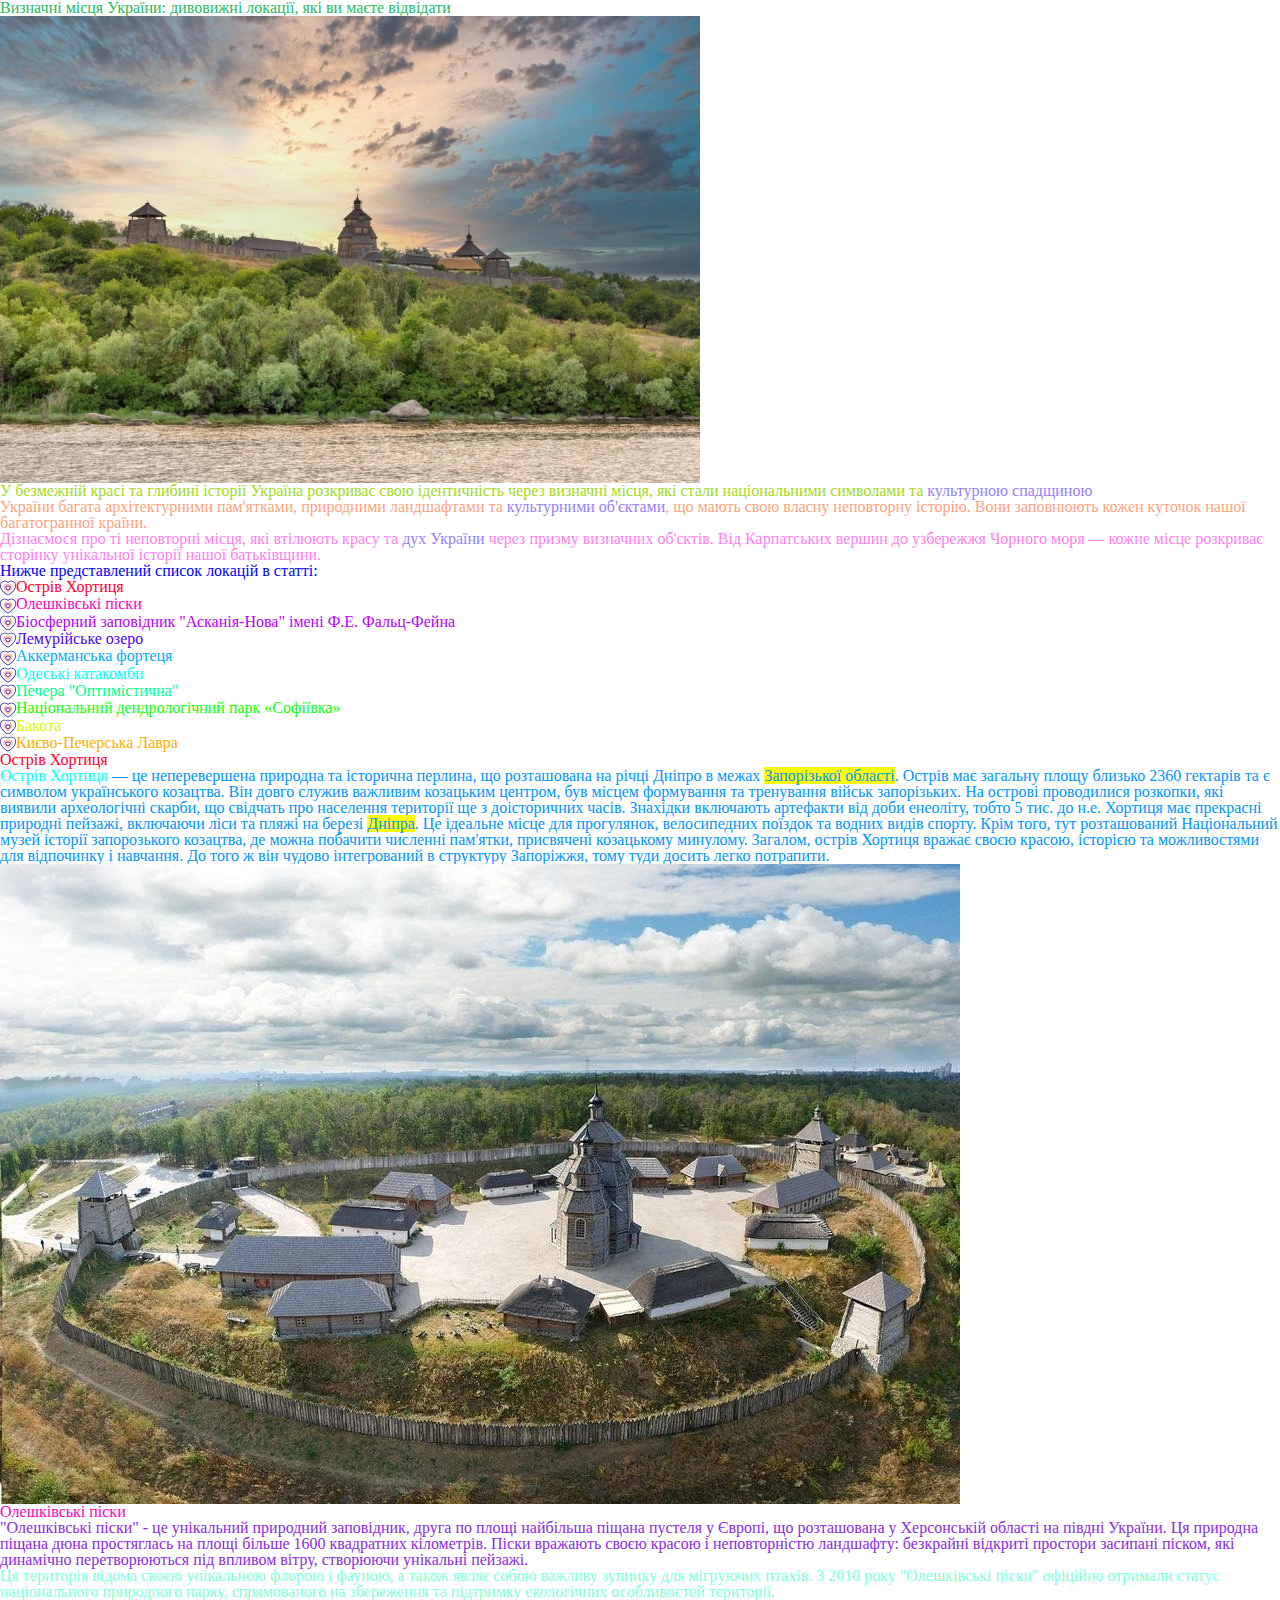
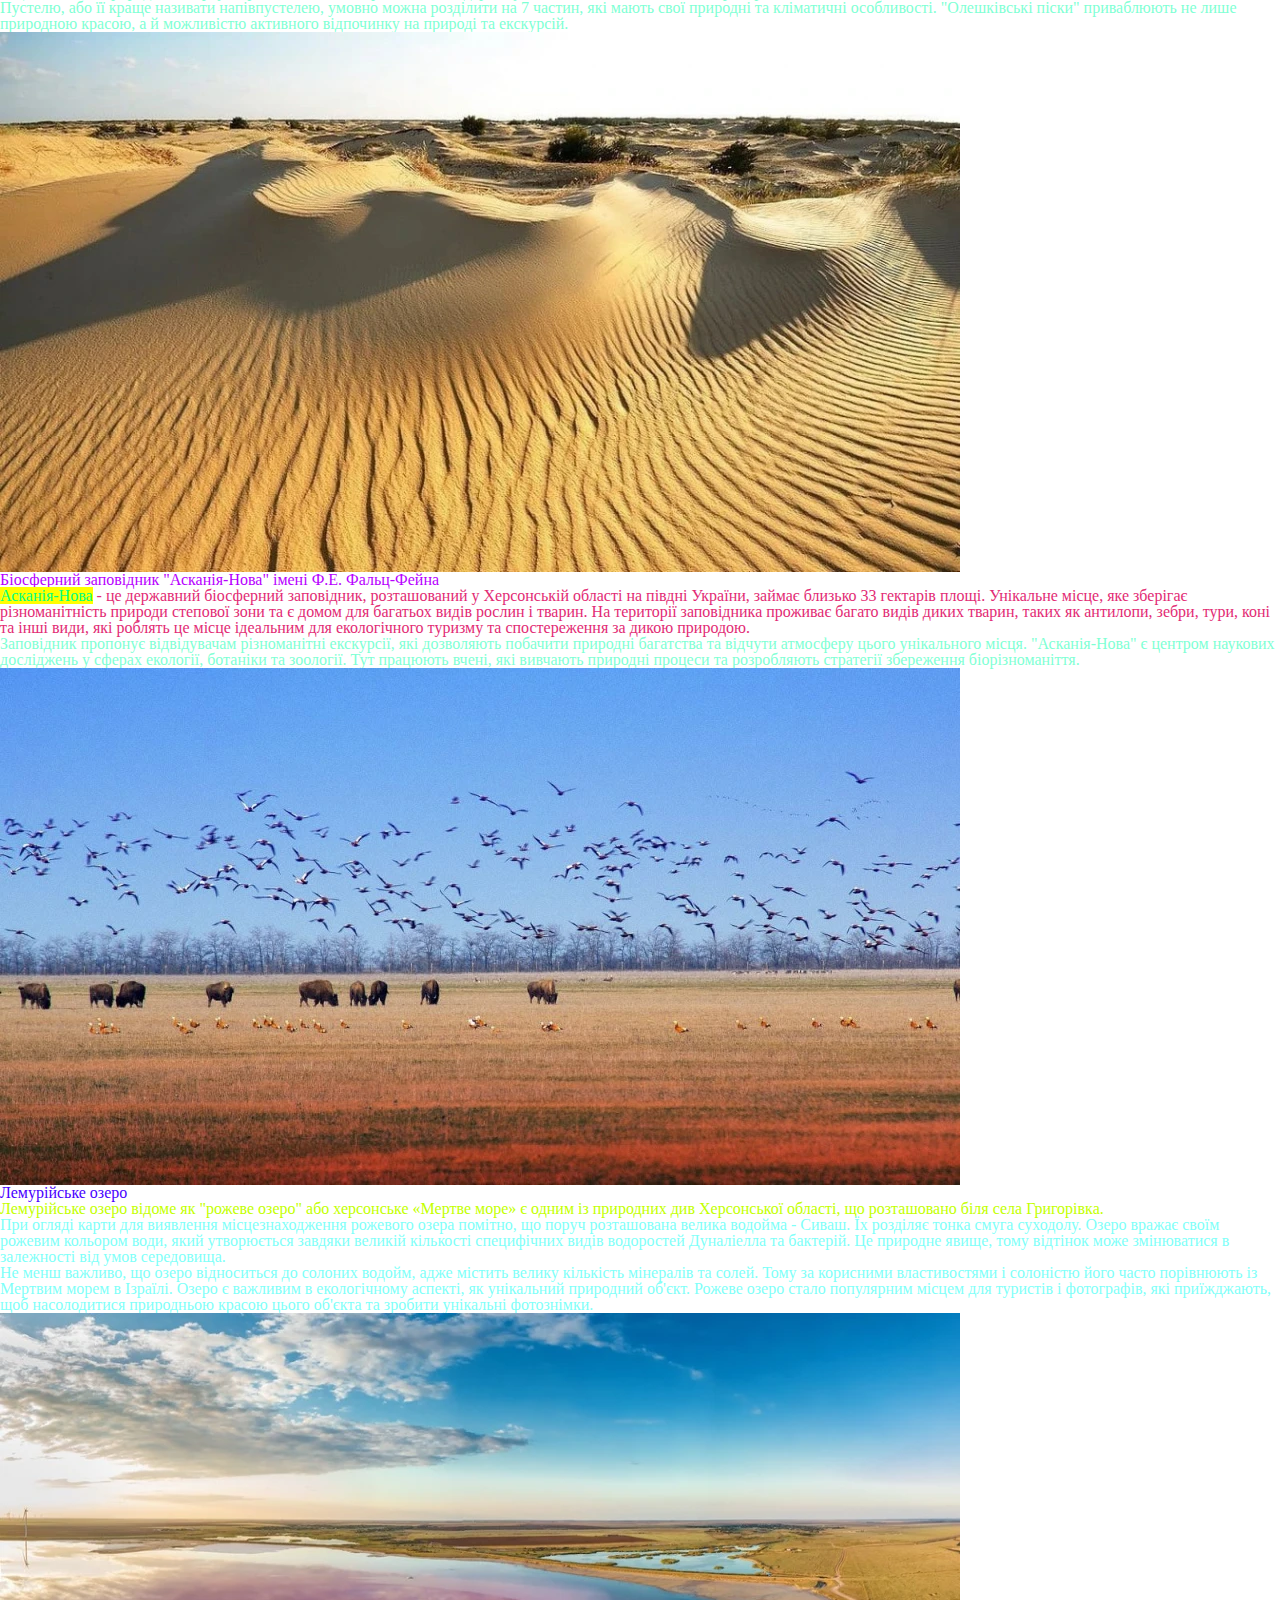
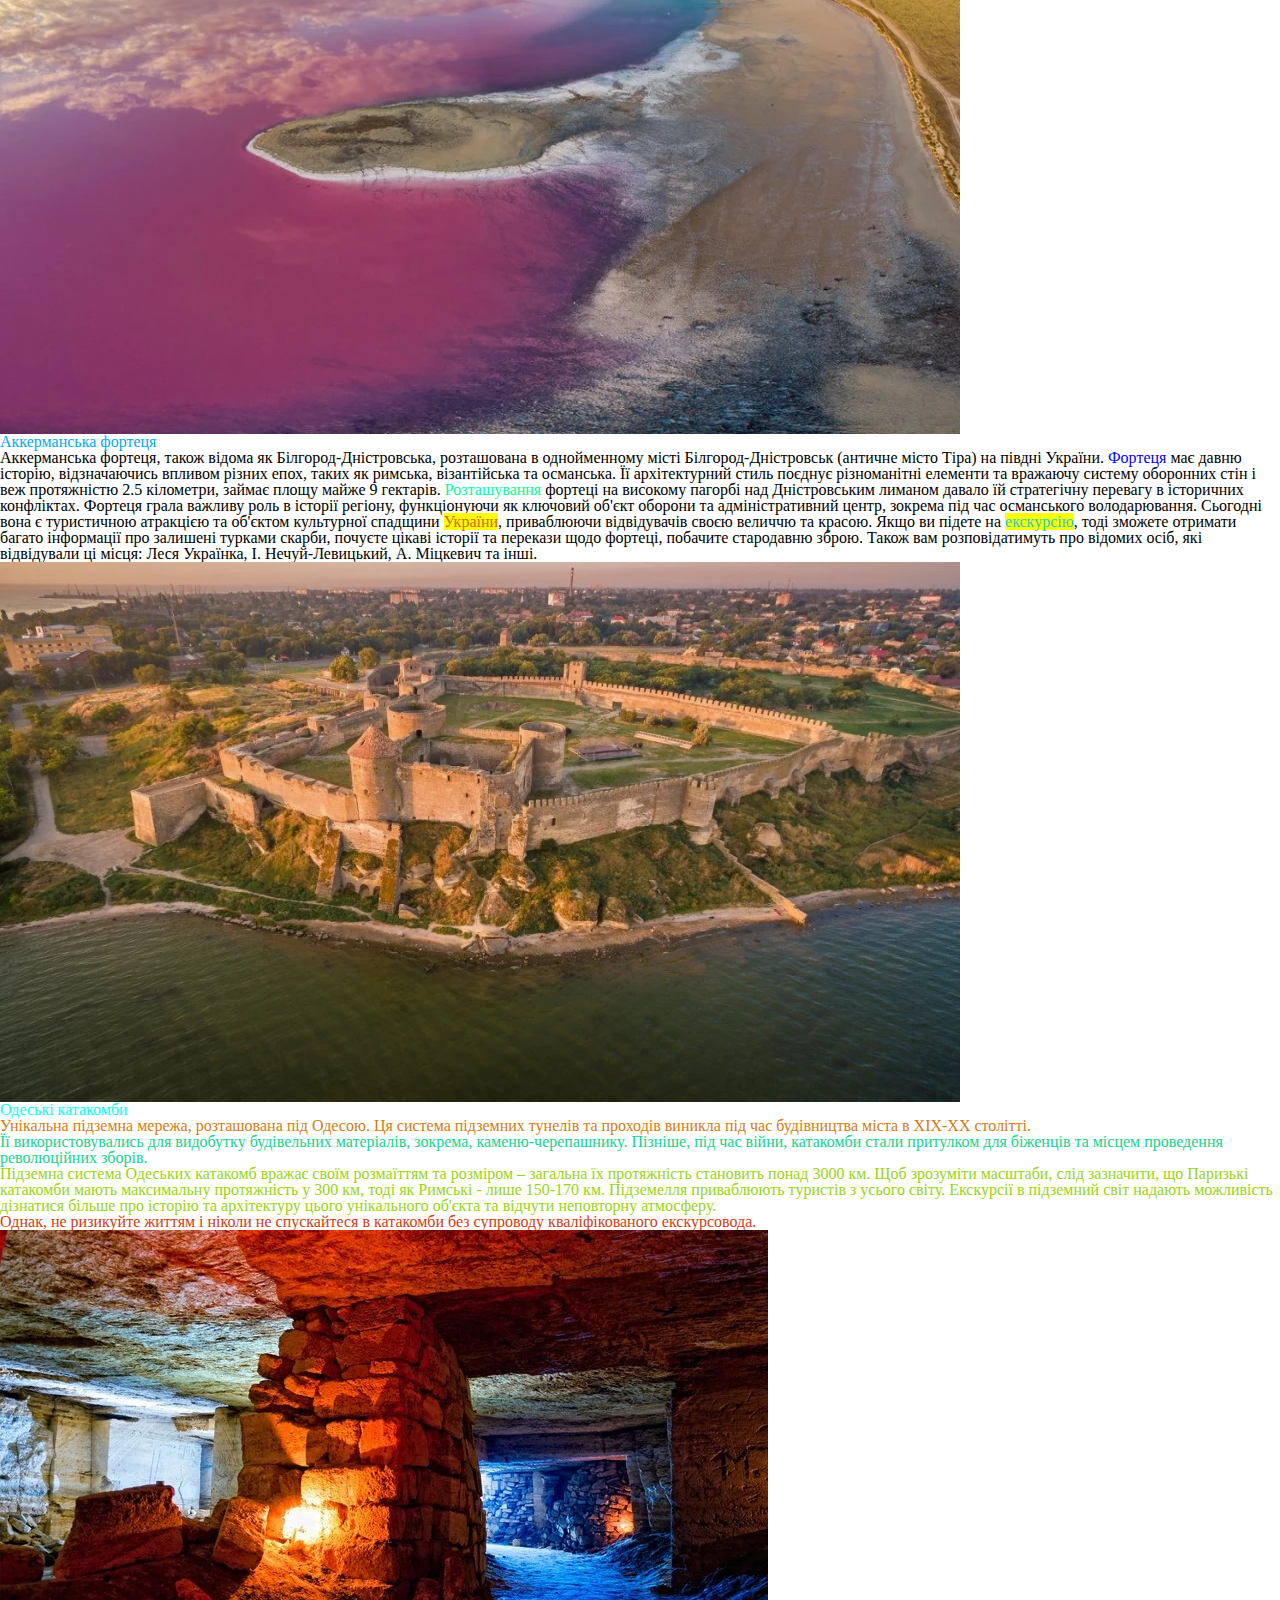
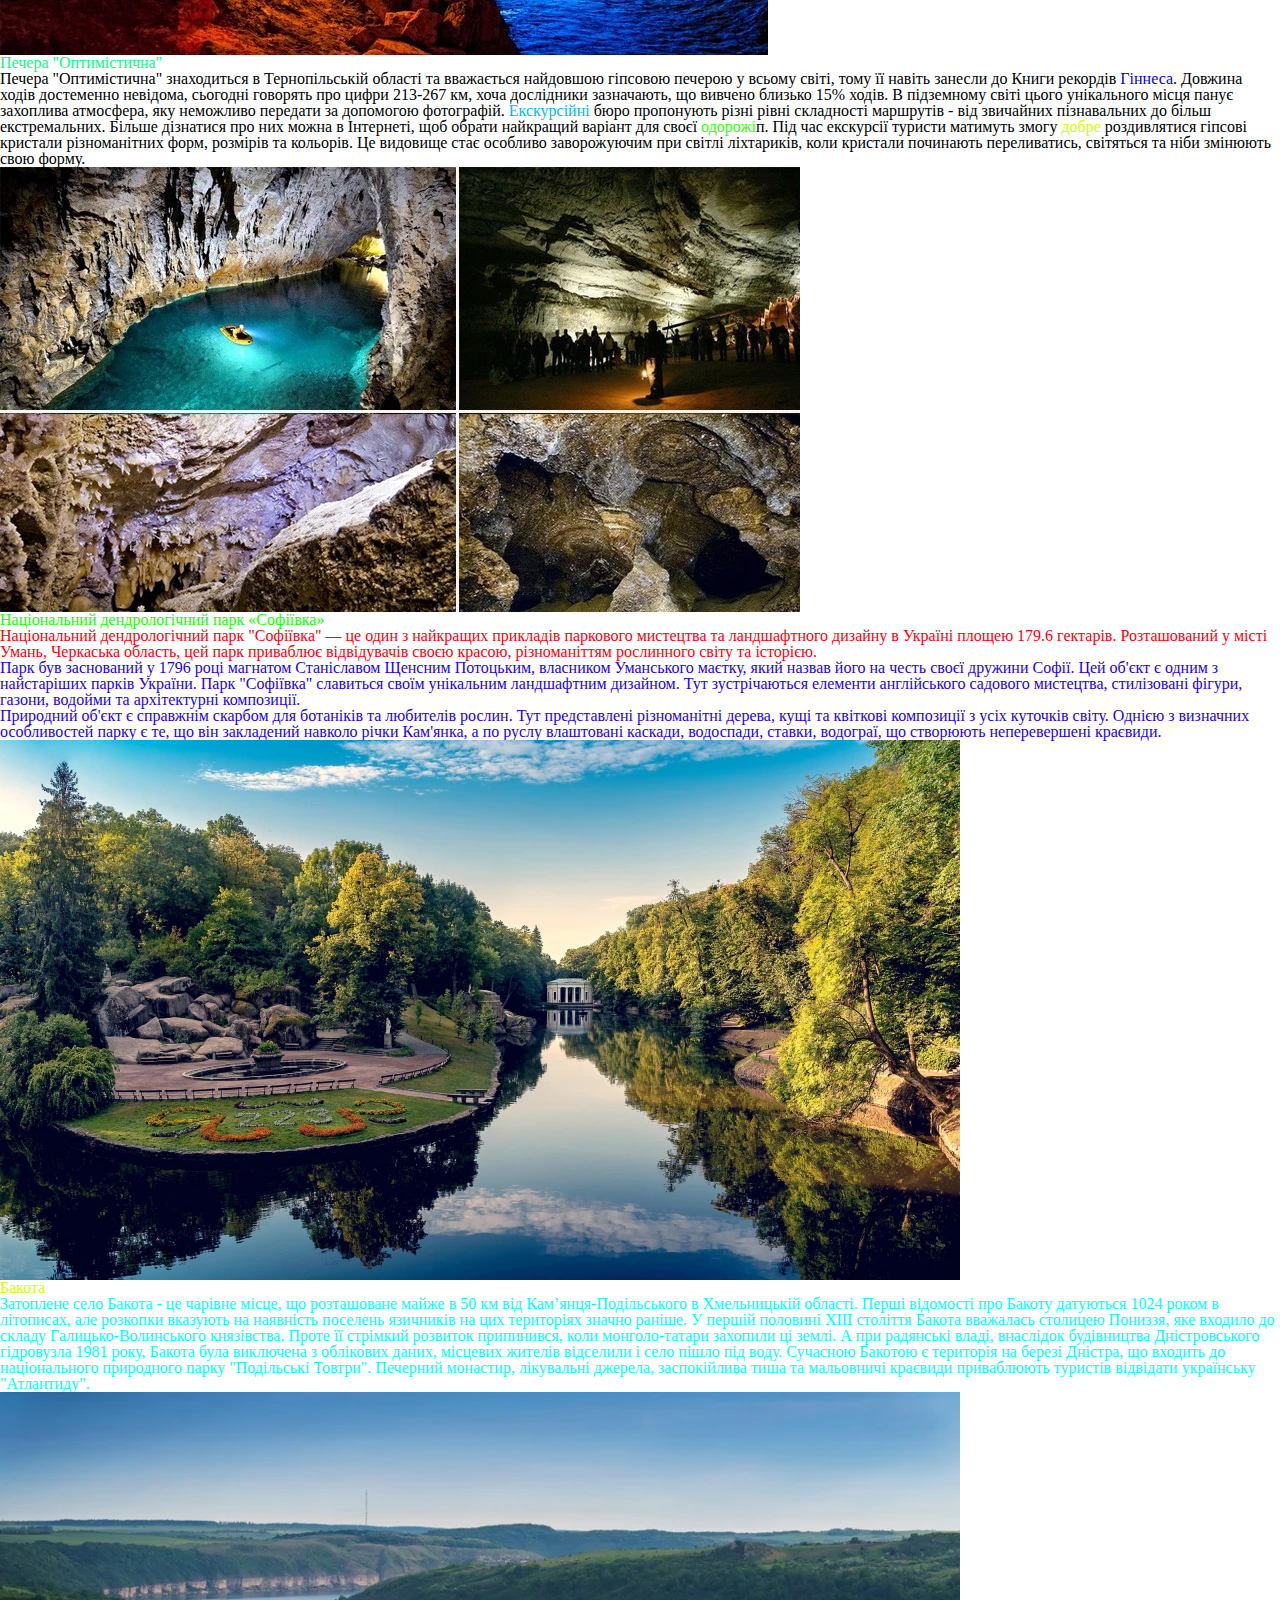
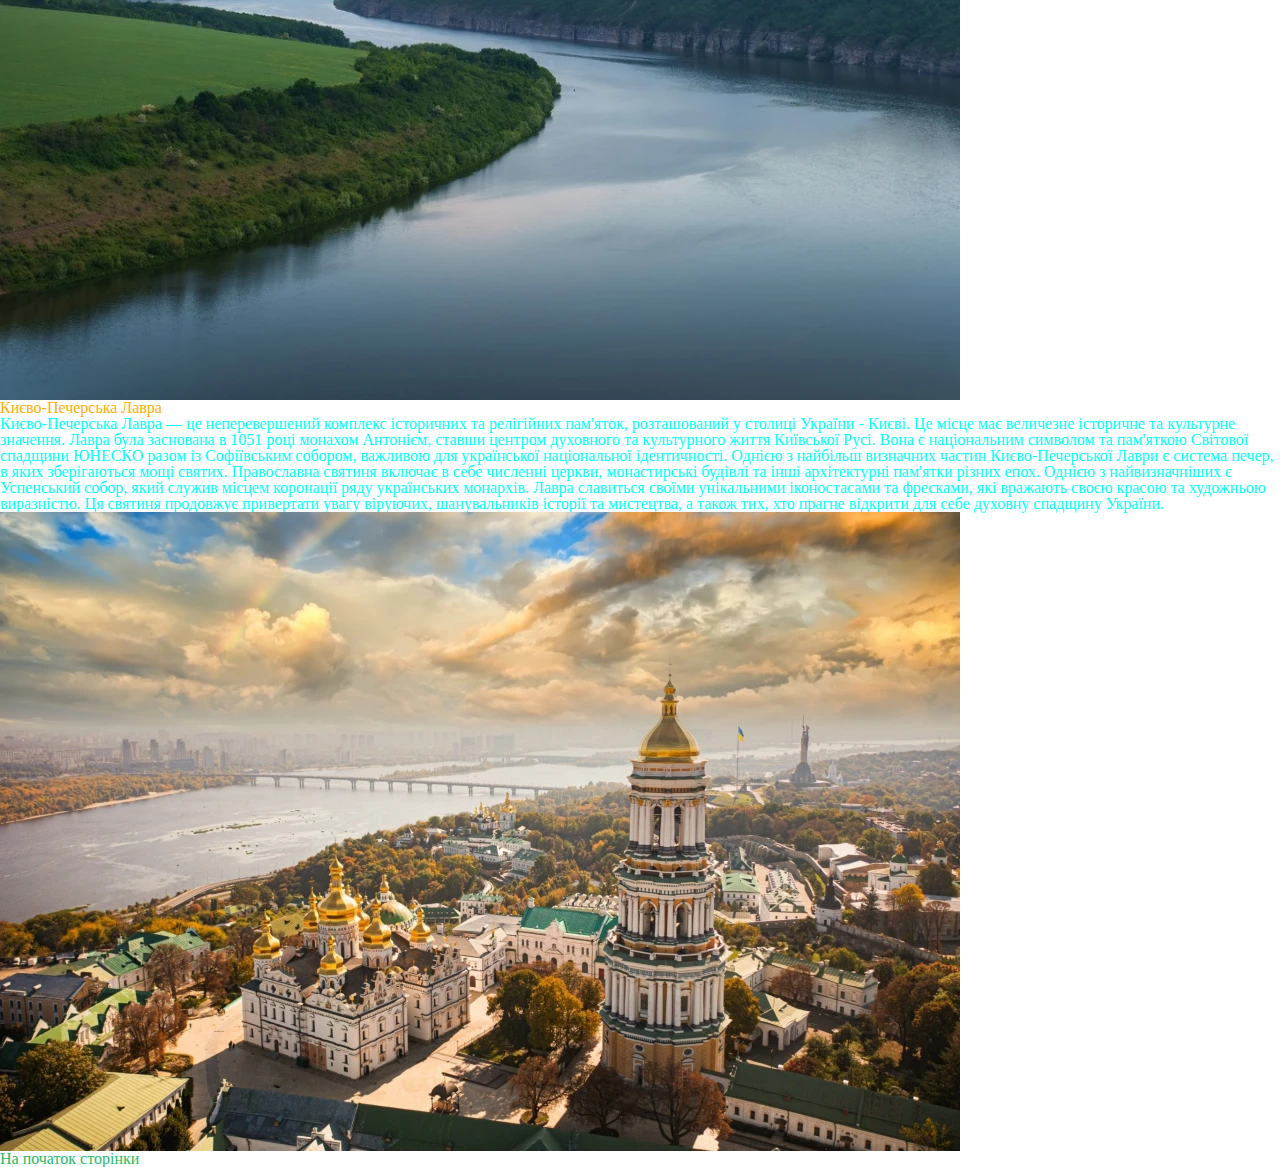
<file: lesson_03/index.html>
<!DOCTYPE html>
<html lang="uk">

<head>
  <meta charset="UTF-8" />
  <meta name="viewport" content="width=device-width, initial-scale=1.0" />
  <link rel="stylesheet" href="css/style.css">
  <title>Lesson 03 DZ</title>
</head>

<body>
  <header class="title">
    <div class="title__container">
      <div class="title__name">
        <h1 class="title__header" id="up">Визначні місця України: дивовижні локації, які ви маєте відвідати</h1>
      </div>
      <div class="title__image"> <img src="img/317179_hortica_new_700x370_0.webp" alt="hortica_new_photo"></div>
    </div>
  </header>
  <main class="page">
    <div class="page__introduction-part">
      <p class="page__introduction-text"> У безмежній красі та глибині історії Україна розкриває свою ідентичність через визначні місця, які стали національними символами та <span>культурною спадщиною </span></p>
      <p> України багата архітектурними пам'ятками, природними ландшафтами та <span>культурними об'єктами</span>, що мають свою власну неповторну історію. Вони заповнюють кожен куточок нашої багатогранної країни. </p>
      <p> Дізнаємося про ті неповторні місця, які втілюють красу та <span>дух України</span> через призму визначних об'єктів. Від Карпатських вершин до узбережжя Чорного моря — кожне місце розкриває сторінку унікальної історії нашої батьківщини. </p>
      <div class="page__list"> Нижче представлений список локацій в статті: <ul class="page__list-name">
          <li class="page__item"><img src="img/free-icon-heart-9282689.png" alt="marker heart"><a href="#first-item">Острів Хортиця</a></li>
          <li class="page__item"><img src="img/free-icon-heart-9282689.png" alt="marker heart"><a href="#second-item">Олешківські піски</a></li>
          <li class="page__item"><img src="img/free-icon-heart-9282689.png" alt="marker heart"><a href="#third-item">Біосферний заповідник "Асканія-Нова" імені Ф.Е. Фальц-Фейна</a></li>
          <li class="page__item"><img src="img/free-icon-heart-9282689.png" alt="marker heart"><a href="#forth-item">Лемурійське озеро</a></li>
          <li class="page__item"><img src="img/free-icon-heart-9282689.png" alt="marker heart"><a href="#fifth-item">Аккерманська фортеця</a></li>
          <li class="page__item"><img src="img/free-icon-heart-9282689.png" alt="marker heart"><a href="#sixth-item">Одеські катакомби</a></li>
          <li class="page__item"><img src="img/free-icon-heart-9282689.png" alt="marker heart"><a href="#seventh-item">Печера "Оптимістична"</a></li>
          <li class="page__item"><img src="img/free-icon-heart-9282689.png" alt="marker heart"><a href="#eighth-item">Національний дендрологічний парк «Софіївка»</a></li>
          <li class="page__item"><img src="img/free-icon-heart-9282689.png" alt="marker heart"><a href="#nineth-item">Бакота</a></li>
          <li class="page__item"><img src="img/free-icon-heart-9282689.png" alt="marker heart"><a href="#tenth-item">Києво-Печерська Лавра</a></li>
        </ul>
      </div>
    </div>
    <div class="page__main-part">
      <div class="page__first-part first-part">
        <h2 class="page__subtitle" id="first-item">Острів Хортиця</h2>
        <div class="first-part__text">
          <p class="first-part__text-text"> <span>Острів Хортиця</span> — це неперевершена природна та історична перлина, що розташована на річці Дніпро в межах <mark>Запорізької області</mark>. Острів має загальну площу близько 2360 гектарів та є символом українського козацтва. Він довго служив важливим козацьким центром, був місцем формування та тренування військ запорізьких. На острові проводилися розкопки, які виявили археологічні скарби, що свідчать про населення території ще з доісторичних часів. Знахідки включають артефакти від доби енеоліту, тобто 5 тис. до н.е. Хортиця має прекрасні природні пейзажі, включаючи ліси та пляжі на березі <mark>Дніпра</mark>. Це ідеальне місце для прогулянок, велосипедних поїздок та водних видів спорту. Крім того, тут розташований Національний музей історії запорозького козацтва, де можна побачити численні пам'ятки, присвячені козацькому минулому. Загалом, острів Хортиця вражає своєю красою, історією та можливостями для відпочинку і навчання. До того ж він чудово інтегрований в структуру Запоріжжя, тому туди досить легко потрапити. </p>
          <div><img src="img/317165_42044981_2403348913225620_492709_new_960x380_0.webp" alt="island_hortyca"></div>
        </div>
      </div>
      <div class="page__second-part second-part">
        <h2 class="page__subtitle" id="second-item">Олешківські піски</h2>
        <div class="second-part__text">
          <p class="second-part__text-text">"Олешківські піски" - це унікальний природний заповідник, друга по площі найбільша піщана пустеля у Європі, що розташована у Херсонській області на півдні України. Ця природна піщана дюна простяглась на площі більше 1600 квадратних кілометрів. Піски вражають своєю красою і неповторністю ландшафту: безкрайні відкриті простори засипані піском, які динамічно перетворюються під впливом вітру, створюючи унікальні пейзажі. </p>
          <p class="second-part__text-text">Ця територія відома своєю унікальною флорою і фауною, а також являє собою важливу зупинку для мігруючих птахів. З 2010 року "Олешківські піски" офіційно отримали статус національного природного парку, спрямованого на збереження та підтримку екологічних особливостей території. </p>
          <p class="second-part__text-text">Пустелю, або її краще називати напівпустелею, умовно можна розділити на 7 частин, які мають свої природні та кліматичні особливості. "Олешківські піски" приваблюють не лише природною красою, а й можливістю активного відпочинку на природі та екскурсій.</p>
          <div><img src="img/317166_1010-60d1abf1bd44f_new_960x380_0.webp" alt="oleshkivsky_sands"></div>
        </div>
      </div>
      <div class="page__third-part third-part">
        <h2 class="page__subtitle" id="third-item">Біосферний заповідник "Асканія-Нова" імені Ф.Е. Фальц-Фейна</h2>
        <div class="third-part__text">
          <p class="third-part__text-text"><mark>Асканія-Нова</mark> - це державний біосферний заповідник, розташований у Херсонській області на півдні України, займає близько 33 гектарів площі. Унікальне місце, яке зберігає різноманітність природи степової зони та є домом для багатьох видів рослин і тварин. На території заповідника проживає багато видів диких тварин, таких як антилопи, зебри, тури, коні та інші види, які роблять це місце ідеальним для екологічного туризму та спостереження за дикою природою. </p>
          <p class="third-part__text-text">Заповідник пропонує відвідувачам різноманітні екскурсії, які дозволяють побачити природні багатства та відчути атмосферу цього унікального місця. "Асканія-Нова" є центром наукових досліджень у сферах екології, ботаніки та зоології. Тут працюють вчені, які вивчають природні процеси та розробляють стратегії збереження біорізноманіття.</p>
          <div><img src="img/317168_askania_cover_new_960x380_0.webp" alt="askania_nova">
          </div>
        </div>
      </div>
      <div class="page__forth-part forth-part">
        <h2 class="page__subtitle" id="forth-item">Лемурійське озеро</h2>
        <div class="forth-part__text">
          <p class="forth-part__text-text">Лемурійське озеро відоме як "рожеве озеро" або херсонське «Мертве море» є одним із природних див Херсонської області, що розташовано біля села Григорівка. </p>
          <p class="forth-part__text-text"> При огляді карти для виявлення місцезнаходження рожевого озера помітно, що поруч розташована велика водойма - Сиваш. Їх розділяє тонка смуга суходолу. Озеро вражає своїм рожевим кольором води, який утворюється завдяки великій кількості специфічних видів водоростей Дуналіелла та бактерій. Це природне явище, тому відтінок може змінюватися в залежності від умов середовища. </p>
          <p class="forth-part__text-text"> Не менш важливо, що озеро відноситься до солоних водойм, адже містить велику кількість мінералів та солей. Тому за корисними властивостями і солоністю його часто порівнюють із Мертвим морем в Ізраїлі. Озеро є важливим в екологічному аспекті, як унікальний природний об'єкт. Рожеве озеро стало популярним місцем для туристів і фотографів, які приїжджають, щоб насолодитися природньою красою цього об'єкта та зробити унікальні фотознімки. </p>
          <div><img src="img/317169_rozovoe-ozero_new_960x380_0.webp" alt="lemyrske_ozero">
          </div>
        </div>
      </div>
      <div class="page__fifth-part fifth-part">
        <h2 class="page__subtitle" id="fifth-item">Аккерманська фортеця</h2>
        <div class="fifth-part__text">
          <p>Аккерманська фортеця, також відома як Білгород-Дністровська, розташована в однойменному місті Білгород-Дністровськ (античне місто Тіра) на півдні України. <span>Фортеця</span> має давню історію, відзначаючись впливом різних епох, таких як римська, візантійська та османська. Її архітектурний стиль поєднує різноманітні елементи та вражаючу систему оборонних стін і веж протяжністю 2.5 кілометри, займає площу майже 9 гектарів. <span>Розташування</span> фортеці на високому пагорбі над Дністровським лиманом давало їй стратегічну перевагу в історичних конфліктах. Фортеця грала важливу роль в історії регіону, функціонуючи як ключовий об'єкт оборони та адміністративний центр, зокрема під час османського володарювання. Сьогодні вона є туристичною атракцією та об'єктом культурної спадщини <mark>України</mark>, приваблюючи відвідувачів своєю величчю та красою. Якщо ви підете на <mark>екскурсію</mark>, тоді зможете отримати багато інформації про залишені турками скарби, почуєте цікаві історії та перекази щодо фортеці, побачите стародавню зброю. Також вам розповідатимуть про відомих осіб, які відвідували ці місця: Леся Українка, І. Нечуй-Левицький, А. Міцкевич та інші.</p>
          <div><img src="img/308187_foto-14_new_960x380_0.webp" alt="akkermanska_fortetsya">
          </div>
        </div>
      </div>
      <div class="page__sixth-part sixth-part">
        <h2 class="page__subtitle" id="sixth-item">Одеські катакомби</h2>
        <div class="sixth-part__text">
          <p>Унікальна підземна мережа, розташована під Одесою. Ця система підземних тунелів та проходів виникла під час будівництва міста в XIX-XX столітті.</p>
          <p>Її використовувались для видобутку будівельних матеріалів, зокрема, каменю-черепашнику. Пізніше, під час війни, катакомби стали притулком для біженців та місцем проведення революційних зборів.</p>
          <p>Підземна система Одеських катакомб вражає своїм розмаїттям та розміром – загальна їх протяжність становить понад 3000 км. Щоб зрозуміти масштаби, слід зазначити, що Паризькі катакомби мають максимальну протяжність у 300 км, тоді як Римські - лише 150-170 км. Підземелля приваблюють туристів з усього світу. Екскурсії в підземний світ надають можливість дізнатися більше про історію та архітектуру цього унікального об'єкта та відчути неповторну атмосферу. </p>
          <p>Однак, не ризикуйте життям і ніколи не спускайтеся в катакомби без супроводу кваліфікованого екскурсовода.</p>
          <div><img src="img/317170_all_all_big-t1614162585-r1w768h4_new_960x380_0.webp" alt="odessa_katakomby">
          </div>
        </div>
      </div>
      <div class="page__seventh-part seventh-part">
        <h2 class="page__subtitle" id="seventh-item">Печера "Оптимістична"</h2>
        <div class="seventh-part__text">
          <p>Печера "Оптимістична" знаходиться в Тернопільській області та вважається найдовшою гіпсовою печерою у всьому світі, тому її навіть занесли до Книги рекордів <span>Гіннеса</span>. Довжина ходів достеменно невідома, сьогодні говорять про цифри 213-267 км, хоча дослідники зазначають, що вивчено близько 15% ходів. В підземному світі цього унікального місця панує захоплива атмосфера, яку неможливо передати за допомогою фотографій. <span>Екскурсійні</span> бюро пропонують різні рівні складності маршрутів - від звичайних пізнавальних до більш екстремальних. Більше дізнатися про них можна в Інтернеті, щоб обрати найкращий варіант для своєї <span>одорожі</span>п. Під час екскурсії туристи матимуть змогу <span>добре</span> роздивлятися гіпсові кристали різноманітних форм, розмірів та кольорів. Це видовище стає особливо заворожуючим при світлі ліхтариків, коли кристали починають переливатись, світяться та ніби змінюють свою форму.</p>
          <div><img src="img/317171_333333-3324_800x600_fotowork298_new_960x380_0.webp" alt="pechera_optymistychna">
          </div>
        </div>
      </div>
      <div class="page__eighth-part eighth-part">
        <h2 class="page__subtitle" id="eighth-item">Національний дендрологічний парк «Софіївка» </h2>
        <div class="eighth-part__text">
          <p>Національний дендрологічний парк "Софіївка" — це один з найкращих прикладів паркового мистецтва та ландшафтного дизайну в Україні площею 179.6 гектарів. Розташований у місті Умань, Черкаська область, цей парк приваблює відвідувачів своєю красою, різноманіттям рослинного світу та історією. </p>
          <p> Парк був заснований у 1796 році магнатом Станіславом Щенсним Потоцьким, власником Уманського маєтку, який назвав його на честь своєї дружини Софії. Цей об'єкт є одним з найстаріших парків України. Парк "Софіївка" славиться своїм унікальним ландшафтним дизайном. Тут зустрічаються елементи англійського садового мистецтва, стилізовані фігури, газони, водойми та архітектурні композиції. </p>
          <p> Природний об'єкт є справжнім скарбом для ботаніків та любителів рослин. Тут представлені різноманітні дерева, кущі та квіткові композиції з усіх куточків світу. Однією з визначних особливостей парку є те, що він закладений навколо річки Кам'янка, а по руслу влаштовані каскади, водоспади, ставки, водограї, що створюють неперевершені краєвиди. </p>
          <div><img src="img/317173_park-Sofiyivka-Uman-Ukraine_new_960x380_0.webp" alt="park_sofiivka">
          </div>
        </div>
      </div>
      <div class="page__nineth-part nineth-part">
        <h2 class="page__subtitle" id="nineth-item">Бакота</h2>
        <div class="ninth-part__text">
          <p>Затоплене село Бакота - це чарівне місце, що розташоване майже в 50 км від Кам’янця-Подільського в Хмельницькій області. Перші відомості про Бакоту датуються 1024 роком в літописах, але розкопки вказують на наявність поселень язичників на цих територіях значно раніше. У першій половині XIII століття Бакота вважалась столицею Пониззя, яке входило до складу Галицько-Волинського князівства. Проте її стрімкий розвиток припинився, коли монголо-татари захопили ці землі. А при радянські владі, внаслідок будівництва Дністровського гідровузла 1981 року, Бакота була виключена з облікових даних, місцевих жителів відселили і село пішло під воду. Сучасною Бакотою є територія на березі Дністра, що входить до національного природного парку "Подільські Товтри". Печерний монастир, лікувальні джерела, заспокійлива тиша та мальовничі краєвиди приваблюють туристів відвідати українську "Атлантиду".</p>
          <div><img src="img/317174_shutterstock_1766027771_new_960x380_0.webp" alt="bakota">
          </div>
        </div>
      </div>
      <div class="page__tenth-part tenth-part">
        <h2 class="page__subtitle" id="tenth-item">Києво-Печерська Лавра</h2>
        <div class="tenth-part__text">
          <p>Києво-Печерська Лавра — це неперевершений комплекс історичних та релігійних пам'яток, розташований у столиці України - Києві. Це місце має величезне історичне та культурне значення. Лавра була заснована в 1051 році монахом Антонієм, ставши центром духовного та культурного життя Київської Русі. Вона є національним символом та пам'яткою Світової спадщини ЮНЕСКО разом із Софіївським собором, важливою для української національної ідентичності. Однією з найбільш визначних частин Києво-Печерської Лаври є система печер, в яких зберігаються мощі святих. Православна святиня включає в себе численні церкви, монастирські будівлі та інші архітектурні пам'ятки різних епох. Однією з найвизначніших є Успенський собор, який служив місцем коронації ряду українських монархів. Лавра славиться своїми унікальними іконостасами та фресками, які вражають своєю красою та художньою виразністю. Ця святиня продовжує привертати увагу віруючих, шанувальників історії та мистецтва, а також тих, хто прагне відкрити для себе духовну спадщину України.</p>
          <div><img src="img/317175_shutterstock_2104861517-2048x136_new_960x380_0.webp" alt="kyiv_lavra">
          </div>
        </div>
      </div>
    </div>
  </main>
  <footer>
    <div class="page__ending">
      <a href="#up">На початок сторінки</a>
    </div>
  </footer>
</body>

</html>
</file>
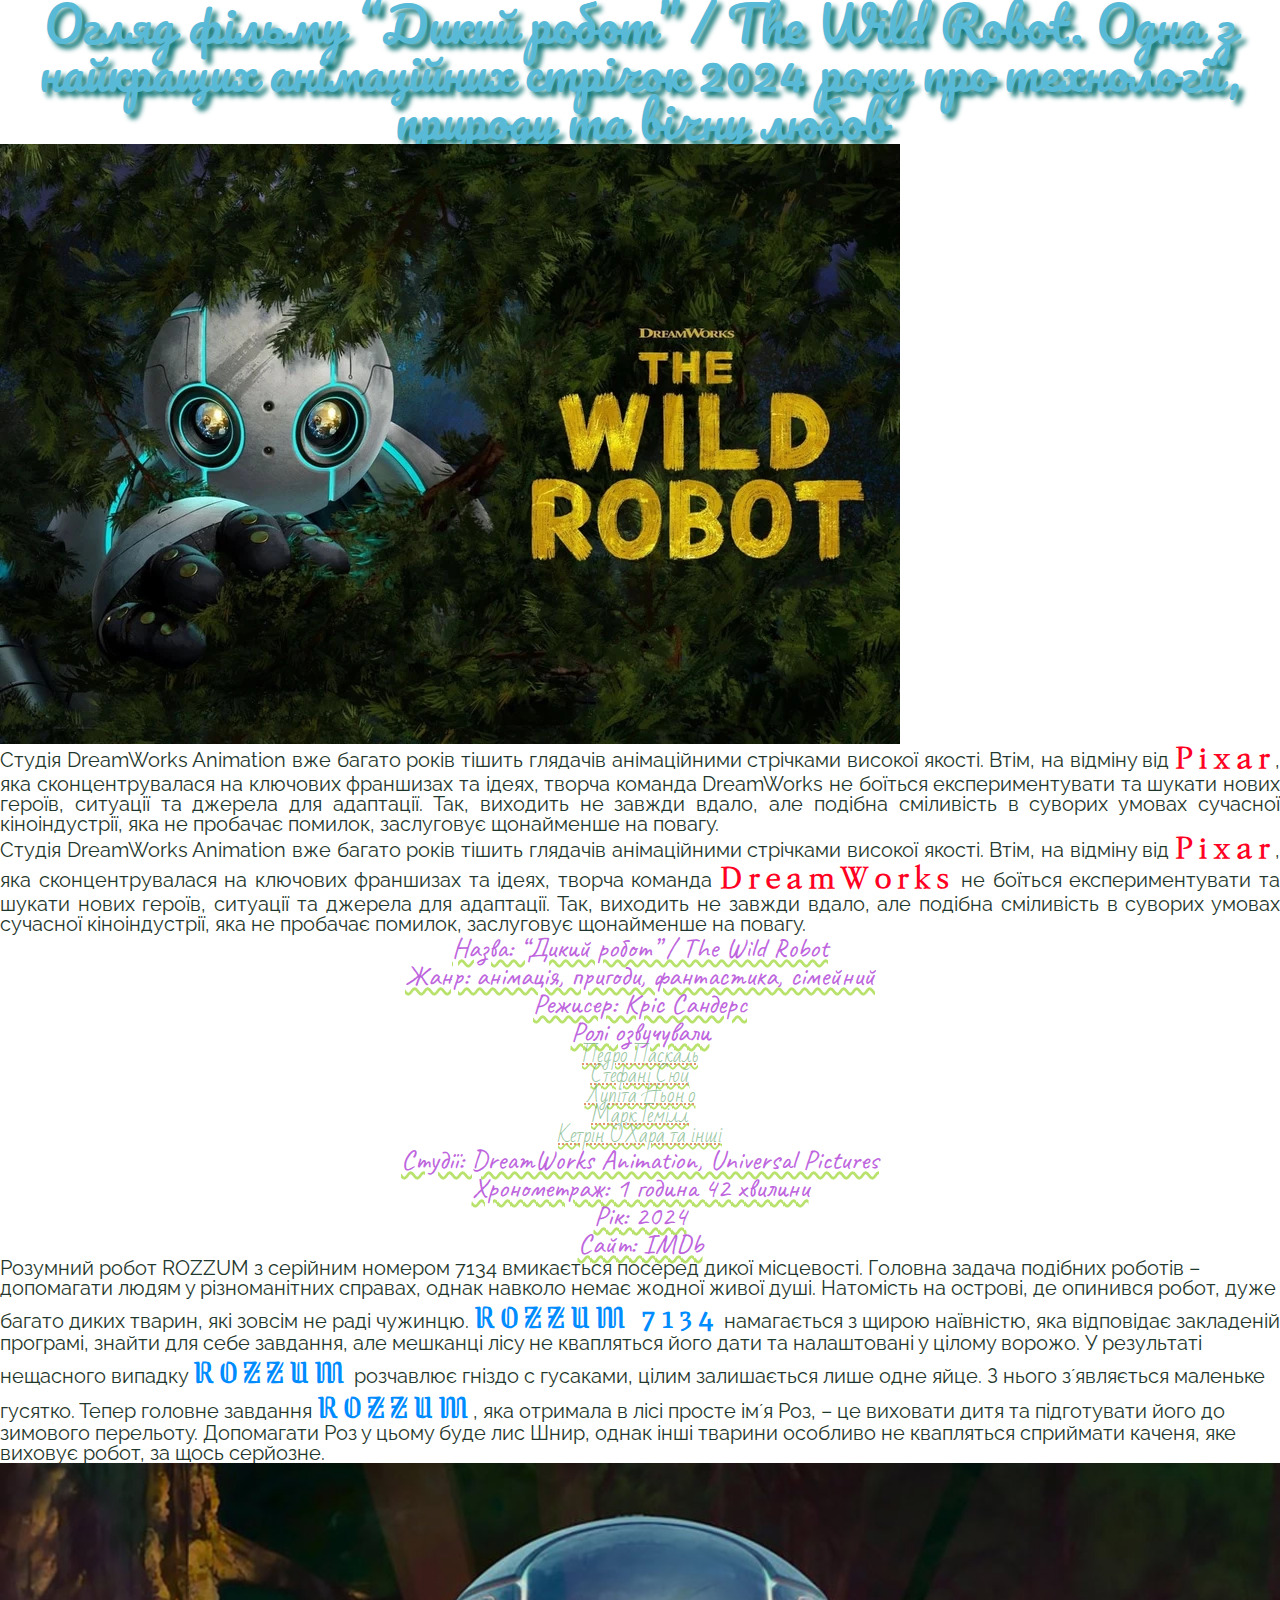
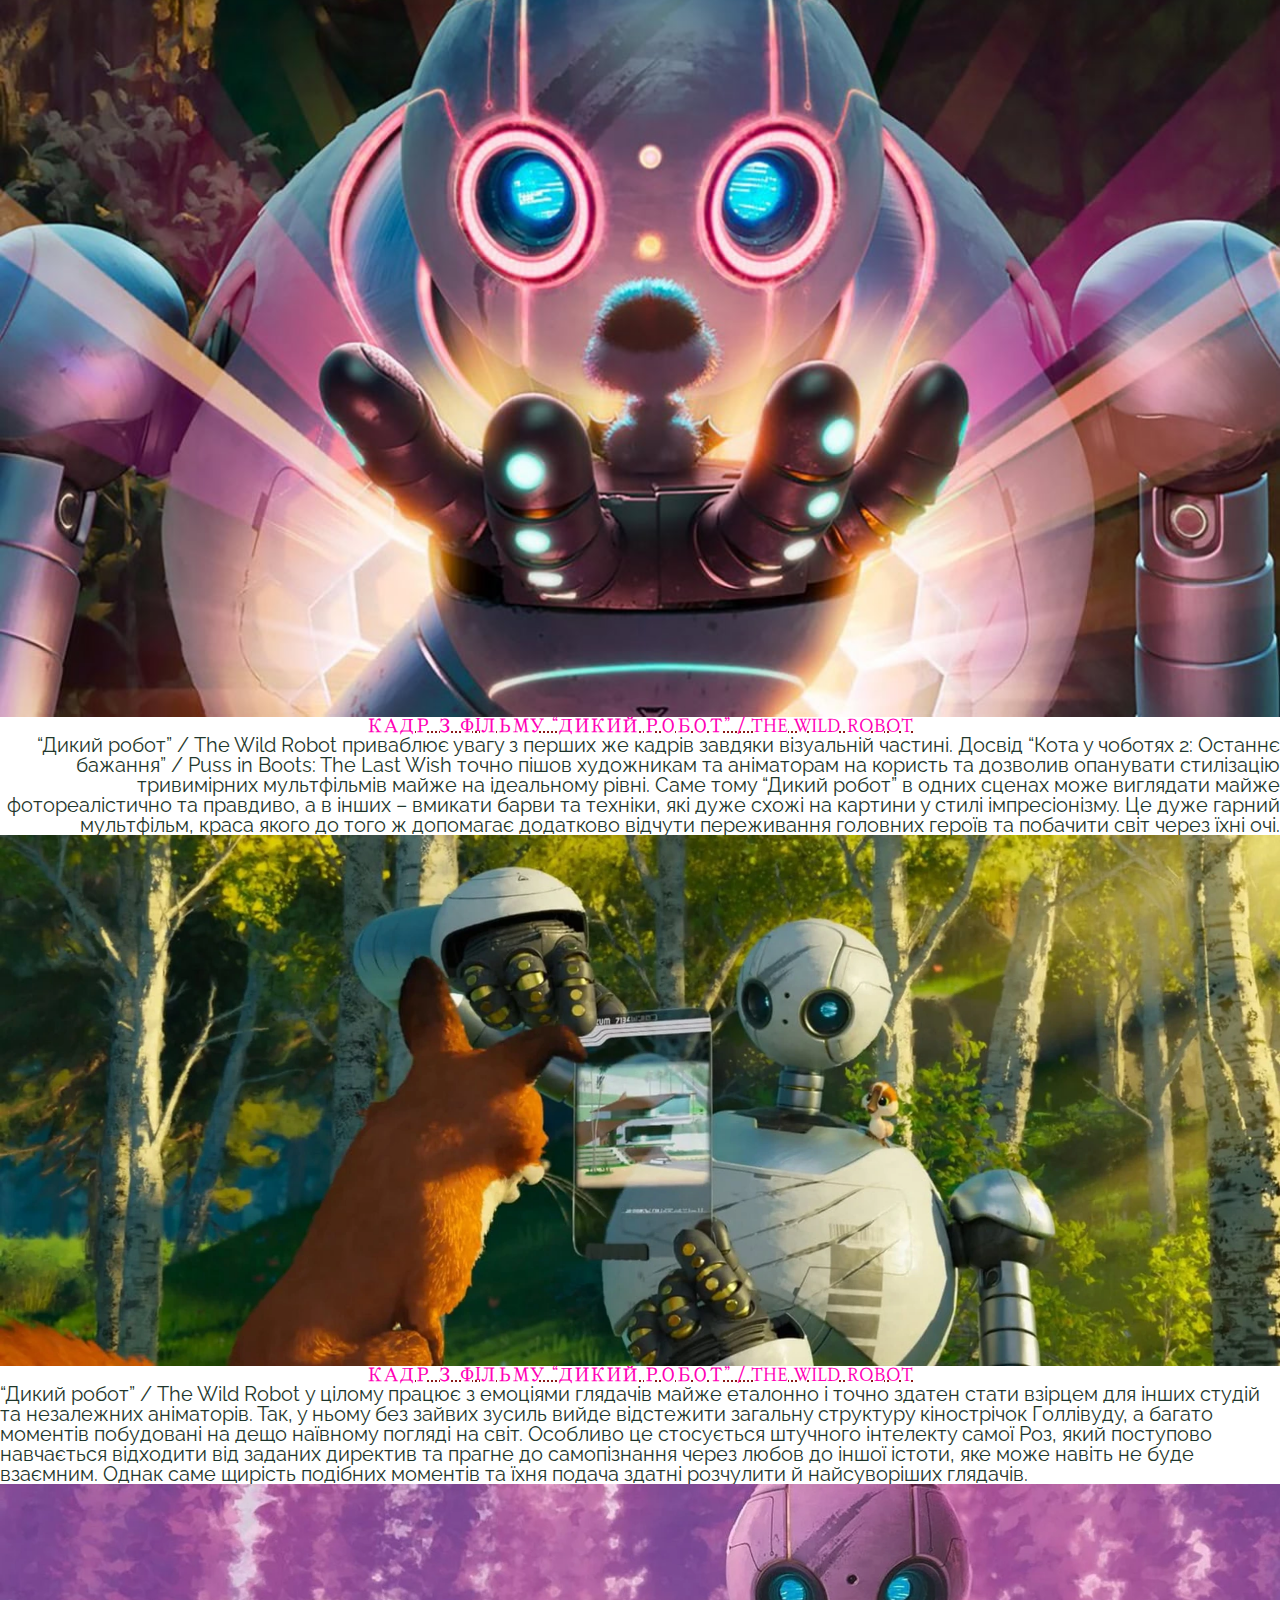
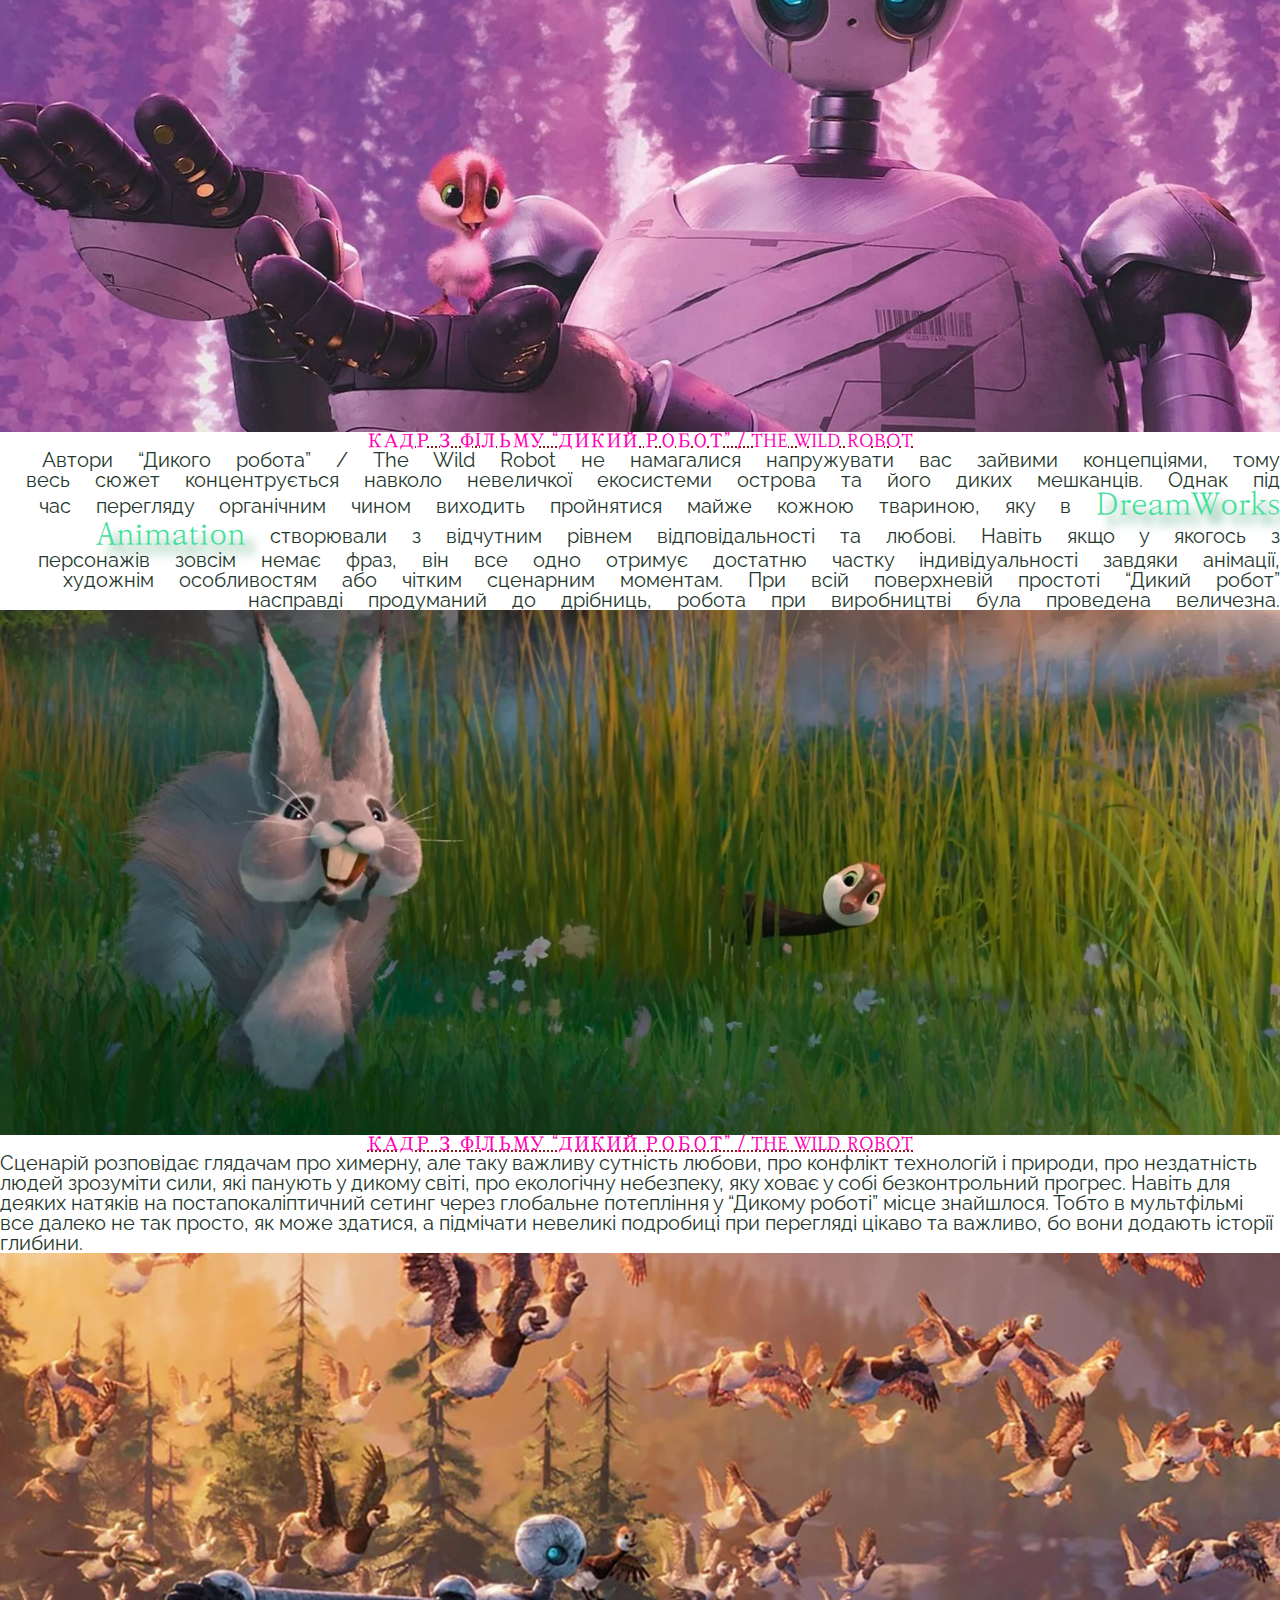
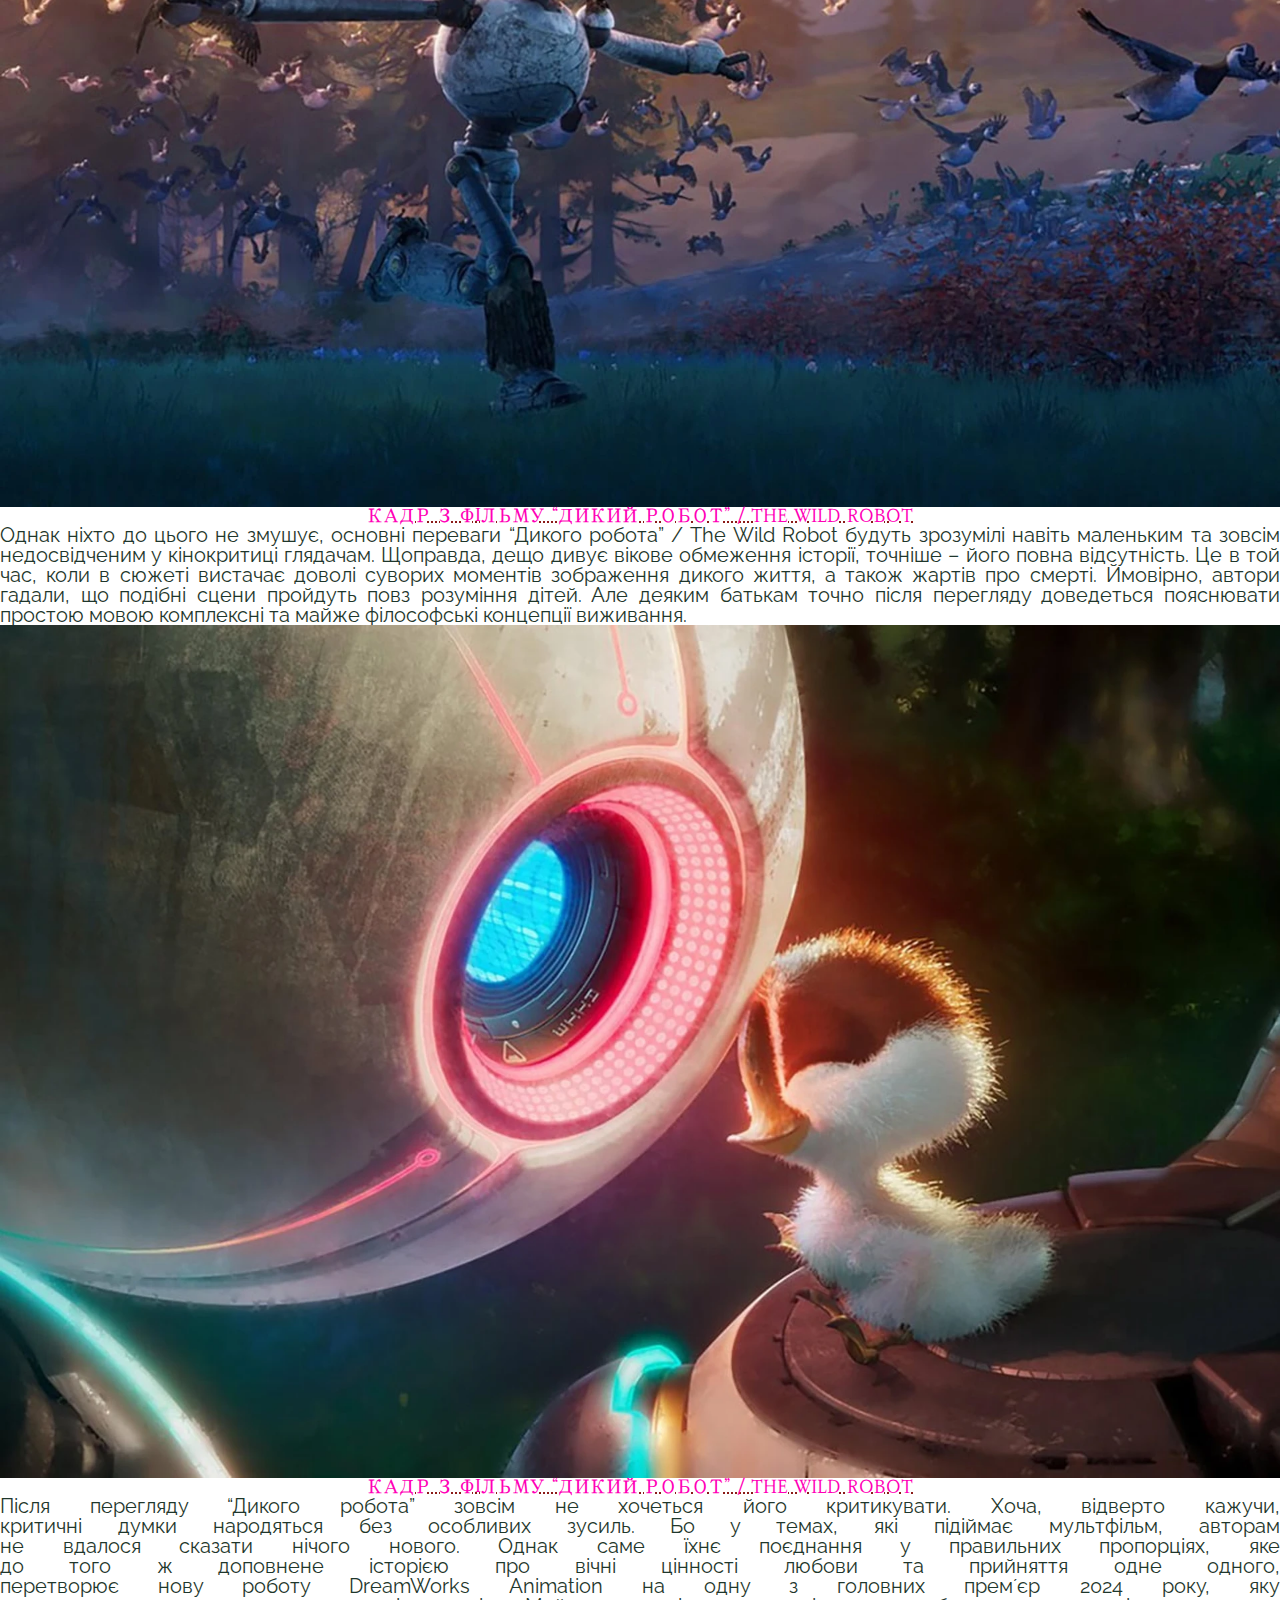
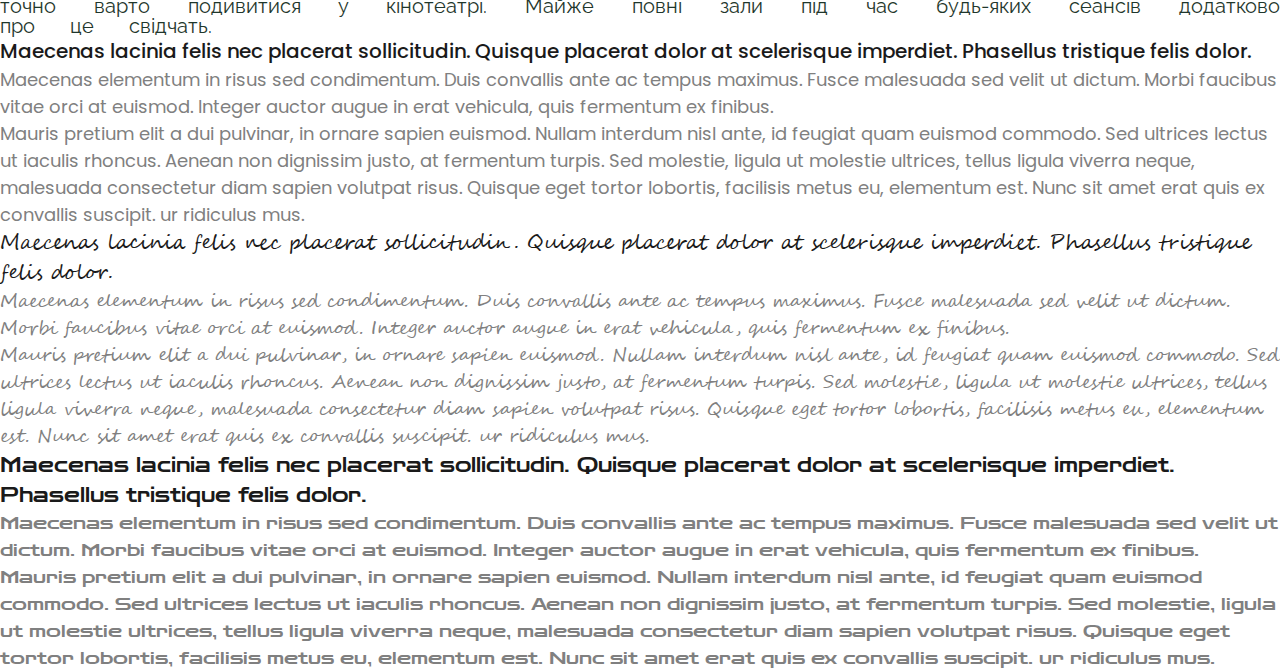
<file: lesson_04/index.html>
<!DOCTYPE html>
<html lang="zxx">

<head>
  <meta charset="UTF-8" />
  <meta name="viewport" content="width=device-width, initial-scale=1.0" />
  <link href="https://fonts.googleapis.com/css?family=Pacifico:regular" rel="stylesheet" />
  <link href="https://fonts.googleapis.com/css?family=Caveat:regular,500,600,700" rel="stylesheet" />
  <link href="https://fonts.googleapis.com/css?family=Poppins:regular,500" rel="stylesheet" />
  <link rel="stylesheet" href="css/style.css">
  <title>Lesson 04 DZ</title>
</head>

<body>
  <header>
    <div class="header__container">
      <h1 class="header__header-main">Огляд фільму “Дикий робот” / The Wild Robot. Одна з найкращих анімаційних стрічок 2024 року про технології, природу та вічну любов</h1>
    </div>
    <div class="header__image">
      <img src="img/заставка_дикий_робот_мультфільм.webp" alt="заставка_дикий_робот_мультфільм">
    </div>
  </header>
  <main>
    <div class="main__container">
      <div class="wild-robot">
        <div class="first-part__block">
          <div class="first-part__text-box">
            <p class="first-part__text">Студія DreamWorks Animation вже багато років тішить глядачів анімаційними стрічками високої якості. Втім, на відміну від <span>Pixar</span>, яка сконцентрувалася на ключових франшизах та ідеях, творча команда DreamWorks не боїться експериментувати та шукати нових героїв, ситуації та джерела для адаптації. Так, виходить не завжди вдало, але подібна сміливість в суворих умовах сучасної кіноіндустрії, яка не пробачає помилок, заслуговує щонайменше на повагу.</p>
            <p class="first-part__text">Студія DreamWorks Animation вже багато років тішить глядачів анімаційними стрічками високої якості. Втім, на відміну від <span>Pixar</span>, яка сконцентрувалася на ключових франшизах та ідеях, творча команда <span>DreamWorks</span> не боїться експериментувати та шукати нових героїв, ситуації та джерела для адаптації. Так, виходить не завжди вдало, але подібна сміливість в суворих умовах сучасної кіноіндустрії, яка не пробачає помилок, заслуговує щонайменше на повагу.</p>
          </div>
          <div class="first-part__list">
            <ul>
              <li>Назва: “Дикий робот” / The Wild Robot</li>
              <li>Жанр: анімація, пригоди, фантастика, сімейний</li>
              <li>Режисер: Кріс Сандерс</li>
              <li>Ролі озвучували <ul>
                  <li>Педро Паскаль</li>
                  <li>Стефані Сюй</li>
                  <li>Лупіта Ньон'о</li>
                  <li>Марк Гемілл</li>
                  <li>Кетрін О'Хара та інші</li>
                </ul>
              </li>
              <li>Студії: DreamWorks Animation, Universal Pictures </li>
              <li>Хронометраж: 1 година 42 хвилини</li>
              <li>Рік: 2024</li>
              <li>Сайт: IMDb</li>
            </ul>
          </div>
        </div>
        <div class="second-part__block">
          <div class="second-part__text-box">
            <p class="second-part__text"> Розумний робот ROZZUM з серійним номером 7134 вмикається посеред дикої місцевості. Головна задача подібних роботів – допомагати людям у різноманітних справах, однак навколо немає жодної живої душі. Натомість на острові, де опинився робот, дуже багато диких тварин, які зовсім не раді чужинцю. <span>ROZZUM 7134</span> намагається з щирою наївністю, яка відповідає закладеній програмі, знайти для себе завдання, але мешканці лісу не квапляться його дати та налаштовані у цілому ворожо. У результаті нещасного випадку <span>ROZZUM</span> розчавлює гніздо с гусаками, цілим залишається лише одне яйце. З нього зʼявляється маленьке гусятко. Тепер головне завдання <span>ROZZUM</span>, яка отримала в лісі просте імʼя Роз, – це виховати дитя та підготувати його до зимового перельоту. Допомагати Роз у цьому буде лис Шнир, однак інші тварини особливо не квапляться сприймати каченя, яке виховує робот, за щось серйозне. </p>
          </div>
          <div class="second-part__image">
            <img src="img/кадр_з_мультфільму_дикий_робот_з_каченям.jpg" alt="кадр_з_мультфільму_дикий_робот_з_каченям_робот_тримає_каченя_на_руці">
            <div class="sign-under"> Кадр з фільму “Дикий робот” / The Wild Robot </div>
          </div>
        </div>
        <div class="third-part__block">
          <div class="third-part__text-box">
            <p class="third-part__text"> “Дикий робот” / The Wild Robot приваблює увагу з перших же кадрів завдяки візуальній частині. Досвід “Кота у чоботях 2: Останнє бажання” / Puss in Boots: The Last Wish точно пішов художникам та аніматорам на користь та дозволив опанувати стилізацію тривимірних мультфільмів майже на ідеальному рівні. Саме тому “Дикий робот” в одних сценах може виглядати майже фотореалістично та правдиво, а в інших – вмикати барви та техніки, які дуже схожі на картини у стилі імпресіонізму. Це дуже гарний мультфільм, краса якого до того ж допомагає додатково відчути переживання головних героїв та побачити світ через їхні очі. </p>
          </div>
          <div class="third-part__image">
            <img src="img/кадр_з_мультфільму_дикий_робот_лис_та_робот.webp" alt="кадр_з_мультфільму_дикий_робот_лис_та_робот_роз_показує_будинок_лису">
            <div class="sign-under"> Кадр з фільму “Дикий робот” / The Wild Robot </div>
          </div>
        </div>
        <div class="forth-part__block">
          <div class="forth-part__text-box">
            <p class="forth-part__text"> “Дикий робот” / The Wild Robot у цілому працює з емоціями глядачів майже еталонно і точно здатен стати взірцем для інших студій та незалежних аніматорів. Так, у ньому без зайвих зусиль вийде відстежити загальну структуру кінострічок Голлівуду, а багато моментів побудовані на дещо наївному погляді на світ. Особливо це стосується штучного інтелекту самої Роз, який поступово навчається відходити від заданих директив та прагне до самопізнання через любов до іншої істоти, яке може навіть не буде взаємним. Однак саме щирість подібних моментів та їхня подача здатні розчулити й найсуворіших глядачів. </p>
          </div>
          <div class="forth-part__image">
            <img src="img/кадр_з_мультфільму_дикий_робот_каченя_та_робот.webp" alt="кадр_з_мультфільму_дикий_робот_каченя_та_робот_робот_тримає_каченя_на_руці_на_рожевому_фоні_лісу">
            <div class="sign-under"> Кадр з фільму “Дикий робот” / The Wild Robot </div>
          </div>
        </div>
        <div class="fifth-part__block">
          <div class="fifth-part__text-box">
            <p class="fifth-part__text"> Автори “Дикого робота” / The Wild Robot не намагалися напружувати вас зайвими концепціями, тому весь сюжет концентрується навколо невеличкої екосистеми острова та його диких мешканців. Однак під час перегляду органічним чином виходить пройнятися майже кожною твариною, яку в <span>DreamWorks Animation</span> створювали з відчутним рівнем відповідальності та любові. Навіть якщо у якогось з персонажів зовсім немає фраз, він все одно отримує достатню частку індивідуальності завдяки анімації, художнім особливостям або чітким сценарним моментам. При всій поверхневій простоті “Дикий робот” насправді продуманий до дрібниць, робота при виробництві була проведена величезна. </p>
          </div>
          <div class="fifth-part__image">
            <img src="img/кадр_з_мультфільму_дикий_робот_білочка_та_каченя_в_траві.webp" alt="кадр_з_мультфільму_дикий_робот_білочка_та_каченя_в_траві_каченя_виглядає_з_трави.">
            <div class="sign-under"> Кадр з фільму “Дикий робот” / The Wild Robot </div>
          </div>
        </div>
        <div class="sixth-part__block">
          <div class="sixth-part__text-box">
            <p class="sixth-part__text"> Сценарій розповідає глядачам про химерну, але таку важливу сутність любови, про конфлікт технологій і природи, про нездатність людей зрозуміти сили, які панують у дикому світі, про екологічну небезпеку, яку ховає у собі безконтрольний прогрес. Навіть для деяких натяків на постапокаліптичний сетинг через глобальне потепління у “Дикому роботі” місце знайшлося. Тобто в мультфільмі все далеко не так просто, як може здатися, а підмічати невеликі подробиці при перегляді цікаво та важливо, бо вони додають історії глибини. </p>
          </div>
          <div class="sixth-part__image">
            <img src="img/кадр_з_мультфільму_дикий_робот_урок_з_польоту_каченя.webp" alt="кадр_з_мультфільму_дикий_робот_урок_з_польоту_каченя">
            <div class="sign-under"> Кадр з фільму “Дикий робот” / The Wild Robot </div>
          </div>
        </div>
        <div class="seventh-part__block">
          <div class="seventh-part__text-box">
            <p class="seventh-part__text"> Однак ніхто до цього не змушує, основні переваги “Дикого робота” / The Wild Robot будуть зрозумілі навіть маленьким та зовсім недосвідченим у кінокритиці глядачам. Щоправда, дещо дивує вікове обмеження історії, точніше – його повна відсутність. Це в той час, коли в сюжеті вистачає доволі суворих моментів зображення дикого життя, а також жартів про смерті. Ймовірно, автори гадали, що подібні сцени пройдуть повз розуміння дітей. Але деяким батькам точно після перегляду доведеться пояснювати простою мовою комплексні та майже філософські концепції виживання. </p>
          </div>
          <div class="seventh-part__image">
            <img src="img/кадр_з_мультфільму_дикий_робот_робот_роз_та_каченя.webp" alt="кадр_з_мультфільму_дикий_робот_робот_роз_та_каченя">
            <div class="sign-under"> Кадр з фільму “Дикий робот” / The Wild Robot </div>
          </div>
        </div>
        <div class="final__block">
          <div class="final__text-box">
            <p class="final__text"> Після перегляду “Дикого робота” зовсім не хочеться його критикувати. Хоча, відверто кажучи, критичні думки народяться без особливих зусиль. Бо у темах, які підіймає мультфільм, авторам не вдалося сказати нічого нового. Однак саме їхнє поєднання у правильних пропорціях, яке до того ж доповнене історією про вічні цінності любови та прийняття одне одного, перетворює нову роботу DreamWorks Animation на одну з головних премʼєр 2024 року, яку точно варто подивитися у кінотеатрі. Майже повні зали під час будь-яких сеансів додатково про це свідчать. </p>
          </div>
        </div>
      </div>
      <div class="eco-bazzar-first">
        <h2 class="eco-bazzar-first__subtitle"> Maecenas lacinia felis nec placerat sollicitudin. Quisque placerat dolor at scelerisque imperdiet. Phasellus tristique felis dolor. </h2>
        <div class="eco-bazzar-first__text-box">
          <p class="eco-bazzar-first__text">Maecenas elementum in risus sed condimentum. Duis convallis ante ac tempus maximus. Fusce malesuada sed velit ut dictum. Morbi faucibus vitae orci at euismod. Integer auctor augue in erat vehicula, quis fermentum ex finibus.</p>
          <p class="eco-bazzar-first__text">Mauris pretium elit a dui pulvinar, in ornare sapien euismod. Nullam interdum nisl ante, id feugiat quam euismod commodo. Sed ultrices lectus ut iaculis rhoncus. Aenean non dignissim justo, at fermentum turpis. Sed molestie, ligula ut molestie ultrices, tellus ligula viverra neque, malesuada consectetur diam sapien volutpat risus. Quisque eget tortor lobortis, facilisis metus eu, elementum est. Nunc sit amet erat quis ex convallis suscipit. ur ridiculus mus.</p>
        </div>
        <div class="eco-bazzar-second">
          <h2 class="eco-bazzar-second__subtitle"> Maecenas lacinia felis nec placerat sollicitudin. Quisque placerat dolor at scelerisque imperdiet. Phasellus tristique felis dolor. </h2>
          <div class="eco-bazzar-second__text-box">
            <p class="eco-bazzar-second__text">Maecenas elementum in risus sed condimentum. Duis convallis ante ac tempus maximus. Fusce malesuada sed velit ut dictum. Morbi faucibus vitae orci at euismod. Integer auctor augue in erat vehicula, quis fermentum ex finibus.</p>
            <p class="eco-bazzar-second__text">Mauris pretium elit a dui pulvinar, in ornare sapien euismod. Nullam interdum nisl ante, id feugiat quam euismod commodo. Sed ultrices lectus ut iaculis rhoncus. Aenean non dignissim justo, at fermentum turpis. Sed molestie, ligula ut molestie ultrices, tellus ligula viverra neque, malesuada consectetur diam sapien volutpat risus. Quisque eget tortor lobortis, facilisis metus eu, elementum est. Nunc sit amet erat quis ex convallis suscipit. ur ridiculus mus.</p>
          </div>
        </div>
        <div class="eco-bazzar-third">
          <h2 class="eco-bazzar-third__subtitle"> Maecenas lacinia felis nec placerat sollicitudin. Quisque placerat dolor at scelerisque imperdiet. Phasellus tristique felis dolor. </h2>
          <div class="eco-bazzar-third__text-box">
            <p class="eco-bazzar-third__text">Maecenas elementum in risus sed condimentum. Duis convallis ante ac tempus maximus. Fusce malesuada sed velit ut dictum. Morbi faucibus vitae orci at euismod. Integer auctor augue in erat vehicula, quis fermentum ex finibus.</p>
            <p class="eco-bazzar-third__text">Mauris pretium elit a dui pulvinar, in ornare sapien euismod. Nullam interdum nisl ante, id feugiat quam euismod commodo. Sed ultrices lectus ut iaculis rhoncus. Aenean non dignissim justo, at fermentum turpis. Sed molestie, ligula ut molestie ultrices, tellus ligula viverra neque, malesuada consectetur diam sapien volutpat risus. Quisque eget tortor lobortis, facilisis metus eu, elementum est. Nunc sit amet erat quis ex convallis suscipit. ur ridiculus mus.</p>
          </div>
        </div>
      </div>
    </div>
  </main>
  <footer>
  </footer>
</body>

</html>
</file>
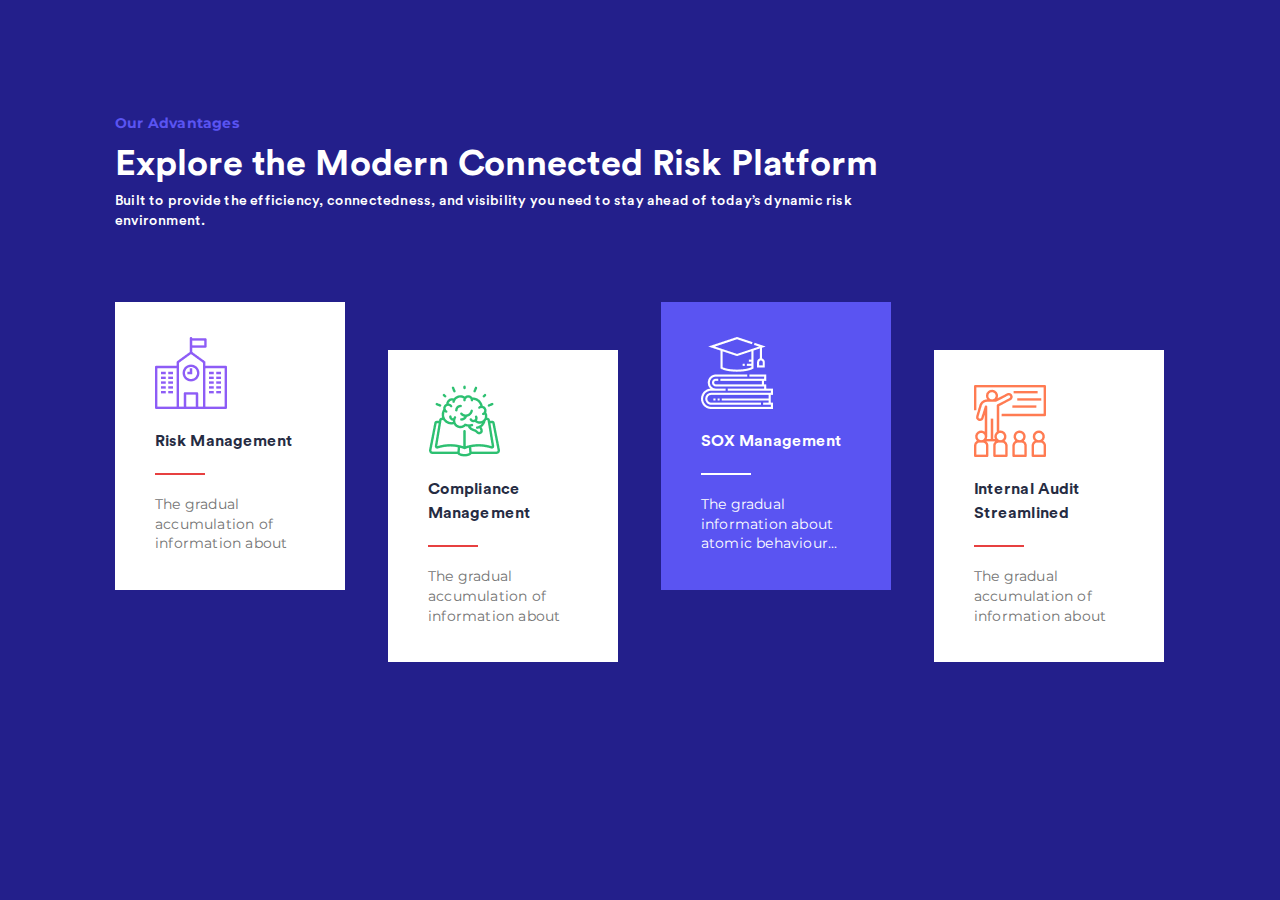
<file: lesson_05/index.html>
<!DOCTYPE html>
<html lang="en">

<head>
  <meta charset="UTF-8" />
  <meta name="viewport" content="width=device-width, initial-scale=1.0" />
  <link href="https://fonts.googleapis.com/css?family=Montserrat:regular,700" rel="stylesheet" />
  <link rel="stylesheet" href="css/style.css">
  <title>Lesson 05 DZ</title>
</head>

<body>
  <header>
  </header>
  <main>
    <div class="container">
      <div class="explore__titles-block">
        <div class="explore__above-title"> Our Advantages </div>
        <div class="explore__title"> Explore the Modern Connected Risk Platform </div>
        <div class="explore__under-title">Built to provide the efficiency, connectedness, and visibility you need to stay ahead of today’s dynamic risk environment. </div>
      </div>
      <div class="management-block">
        <div class="management-block__container">
          <div class="management-block__item-first item">
            <div class="item__wrap">
              <div class="item__img-main">
                <img src="img/icon_first.png" alt="icon_building">
              </div>
              <div class="item__title">Risk Management</div>
              <div class="item__decoration">
                <img src="img/red_decoration.png" alt="red_line_decoration">
              </div>
              <div class="item__text">The gradual accumulation of information about </div>
            </div>
          </div>
          <div class="management-block__item-second item">
            <div class="item__wrap">
              <div class="item__img-main">
                <img src="img/icon_second.png" alt="icon_learning">
              </div>
              <div class="item__title">Compliance Management</div>
              <div class="item__decoration">
                <img src="img/red_decoration.png" alt="red_line_decoration">
              </div>
              <div class="item__text">The gradual accumulation of information about </div>
            </div>
          </div>
          <div class="management-block__item-third item">
            <div class="item__wrap">
              <div class="item__img-main">
                <img src="img/icon_third.png" alt="icon_study">
              </div>
              <div class="item__title">SOX Management</div>
              <div class="item__decoration">
                <img src="img/white_decoration.png" alt="red_line_decoration">
              </div>
              <div class="item__text">The gradual information about atomic behaviour...</div>
            </div>
          </div>
          <div class="management-block__item-forth item">
            <div class="item__wrap">
              <div class="item__img-main">
                <img src="img/icon_forth.png" alt="icon_teaching">
              </div>
              <div class="item__title">Internal Audit Streamlined </div>
              <div class="item__decoration">
                <img src="img/red_decoration.png" alt="red_line_decoration">
              </div>
              <div class="item__text">The gradual accumulation of information about </div>
            </div>
          </div>
        </div>
      </div>
    </div>
  </main>
  <footer>
  </footer>
</body>

</html>
</file>
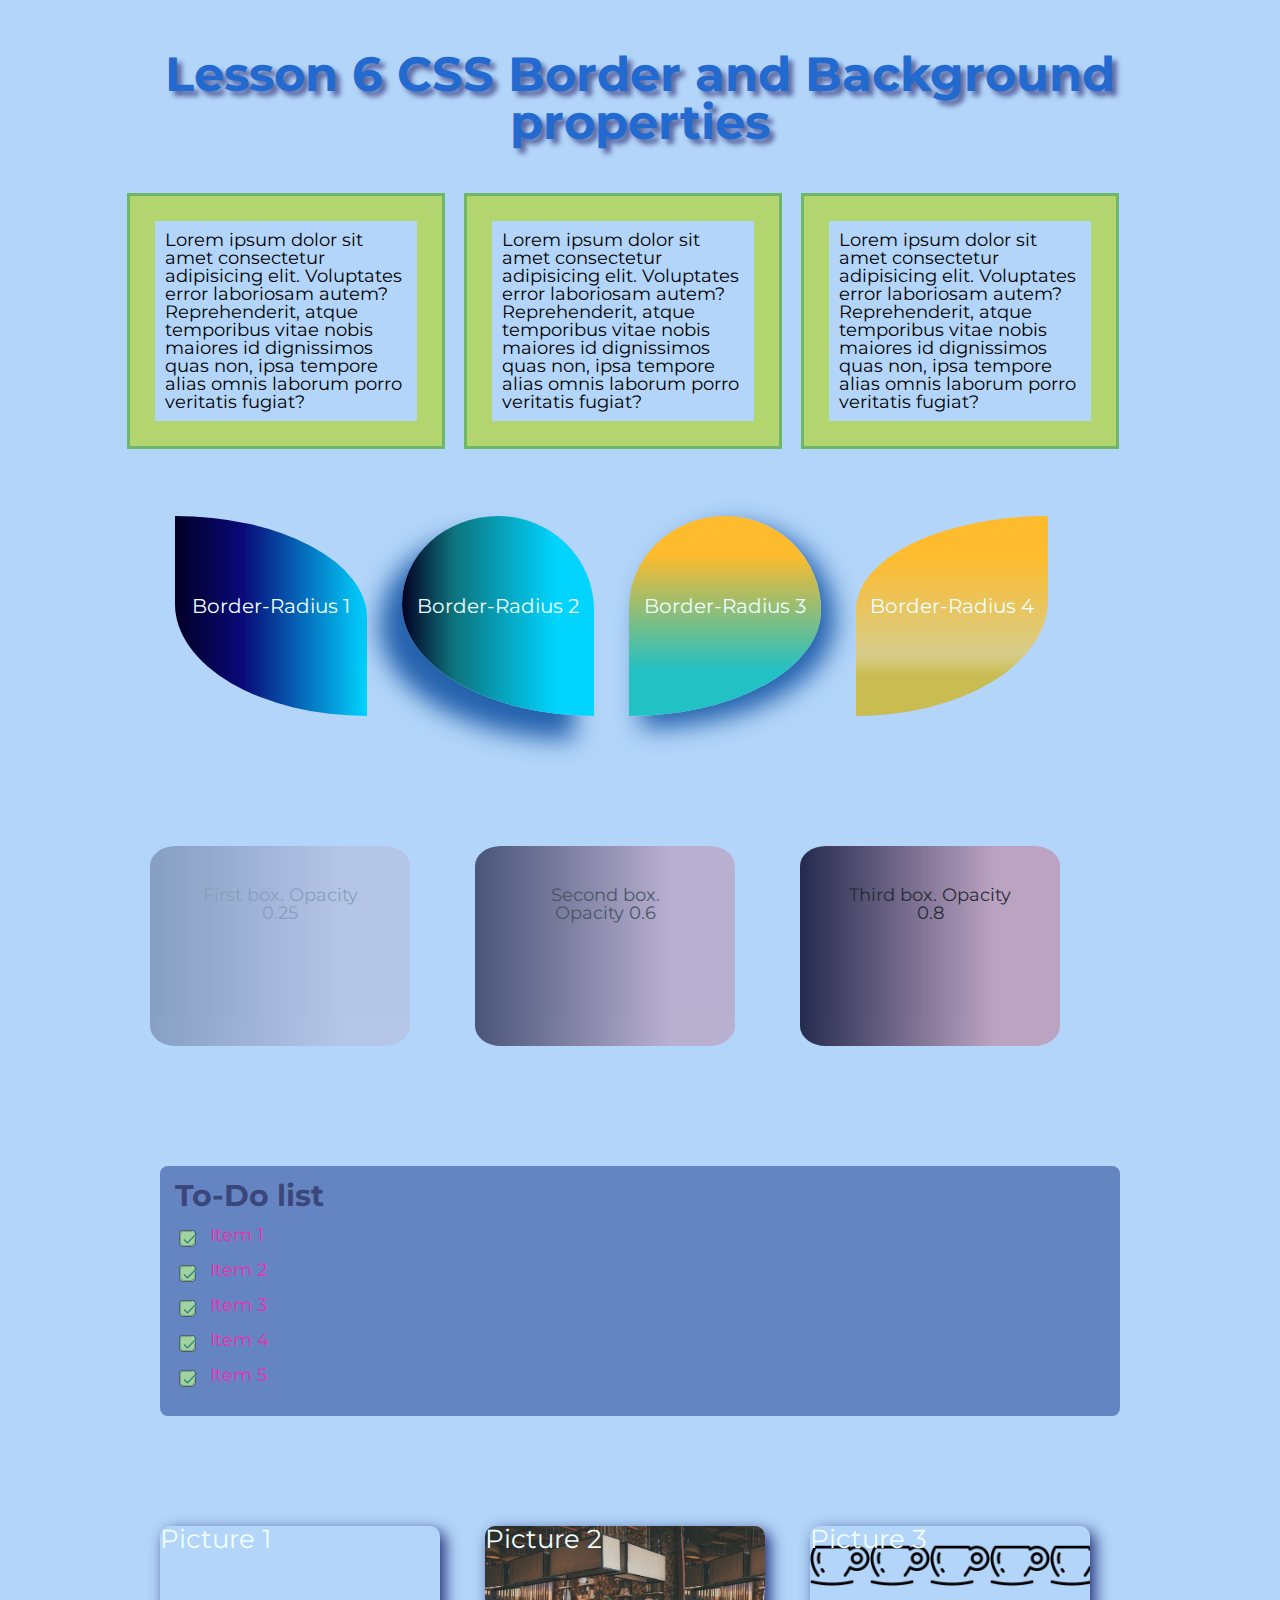
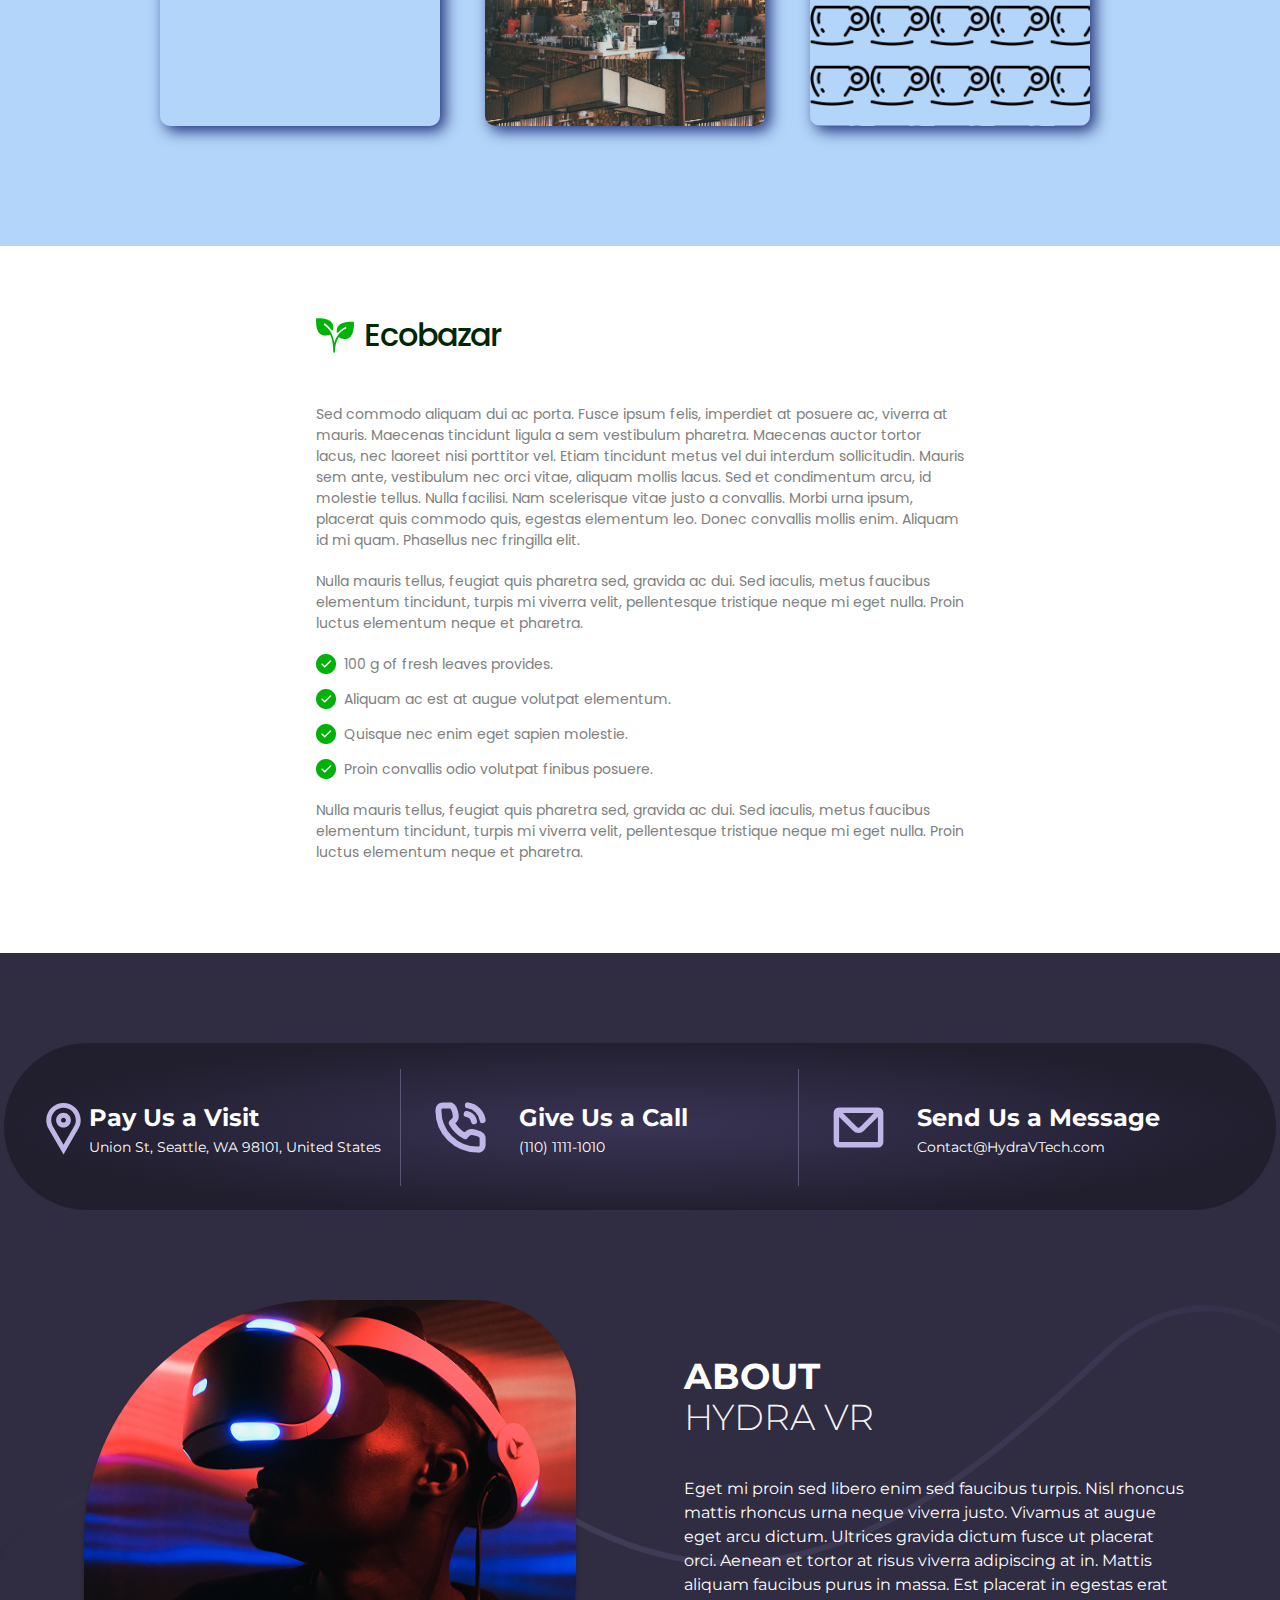
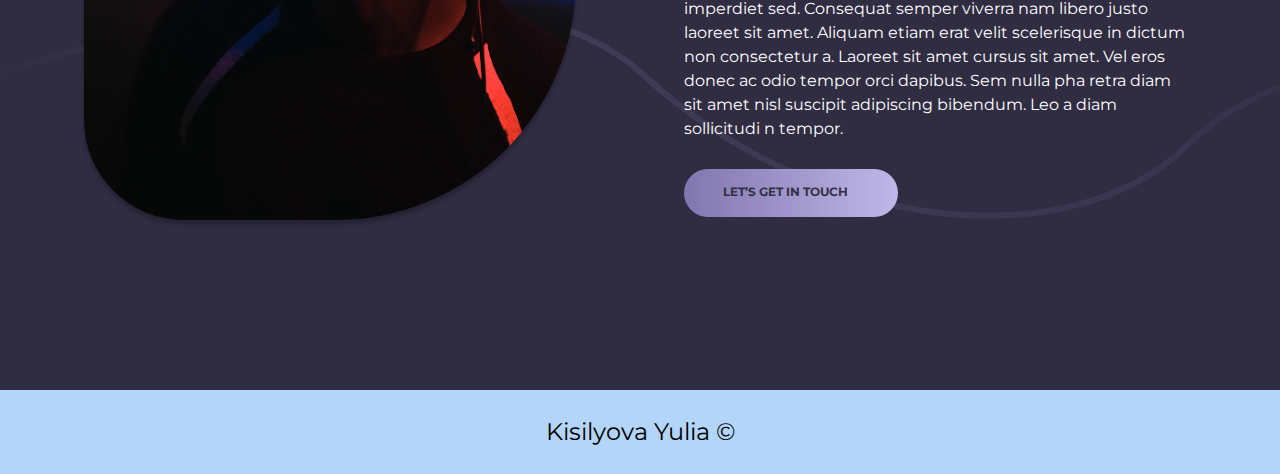
<file: lesson_06/index.html>
<!DOCTYPE html>
<html lang="en">

<head>
  <meta charset="UTF-8" />
  <meta name="viewport" content="width=device-width, initial-scale=1.0" />
  <link href="https://fonts.googleapis.com/css?family=Montserrat:300,regular,700" rel="stylesheet" />
  <link href="https://fonts.googleapis.com/css?family=Poppins:regular,500" rel="stylesheet" />
  <link rel="stylesheet" href="css/style.css">
  <title>Lesson 06 DZ</title>
</head>

<body>
  <div class="wrapper">
    <header>
      <div class="header__title-container">
        <h1 class="header__title-text"> Lesson 6 CSS Border and Background properties</h1>
      </div>
    </header>
    <main>
      <div class="lesson__container">
        <div class="lesson__border">
          <div class="lesson__border-item">
            <div class="lesson__border-text"> Lorem ipsum dolor sit amet consectetur adipisicing elit. Voluptates error laboriosam autem? Reprehenderit, atque temporibus vitae nobis maiores id dignissimos quas non, ipsa tempore alias omnis laborum porro veritatis fugiat? </div>
          </div>
          <div class="lesson__border-item">
            <div class="lesson__border-text"> Lorem ipsum dolor sit amet consectetur adipisicing elit. Voluptates error laboriosam autem? Reprehenderit, atque temporibus vitae nobis maiores id dignissimos quas non, ipsa tempore alias omnis laborum porro veritatis fugiat? </div>
          </div>
          <div class="lesson__border-item">
            <div class="lesson__border-text"> Lorem ipsum dolor sit amet consectetur adipisicing elit. Voluptates error laboriosam autem? Reprehenderit, atque temporibus vitae nobis maiores id dignissimos quas non, ipsa tempore alias omnis laborum porro veritatis fugiat? </div>
          </div>
        </div>
        <div class="lesson__border-radius">
          <div class="border-radius__block">
            <div class="border-radius__first-item card">
              <div class="border-radius__item-text"> Border-Radius 1 </div>
            </div>
            <div class="border-radius__second-item card">
              <div class="border-radius__item-text"> Border-Radius 2 </div>
            </div>
            <div class="border-radius__third-item card">
              <div class="border-radius__item-text"> Border-Radius 3 </div>
            </div>
            <div class="border-radius__forth-item card">
              <div class="border-radius__item-text"> Border-Radius 4 </div>
            </div>
          </div>
        </div>
        <div class="lesson__opacity-visibility">
          <div class="opacity-visibility__block">
            <div class="opacity-visibility__first card">
              <div class="opacity-visibility__text">First box. Opacity 0.25 </div>
            </div>
            <div class="opacity-visibility__second card">
              <div class="opacity-visibility__text">Second box. Opacity 0.6 </div>
            </div>
            <div class="opacity-visibility__third card">
              <div class="opacity-visibility__text">Third box. Opacity 0.8 </div>
            </div>
          </div>
        </div>
        <div class="lesson__list">
          <div class="list__block">
            <div class="list__list">
              <div class="list__title"> To-Do list </div>
              <ul>
                <li>Item 1</li>
                <li>Item 2</li>
                <li>Item 3</li>
                <li>Item 4</li>
                <li>Item 5</li>
              </ul>
            </div>
          </div>
        </div>
        <div class="lesson__pictures">
          <div class="pictures__block">
            <div class="picture-first item"> Picture 1 </div>
            <div class="picture-second item"> Picture 2 </div>
            <div class="picture-third item"> Picture 3 </div>
          </div>
        </div>
      </div>
      <div class="eco-bazar__container">
        <div class="eco-bazar__description-block">
          <div class="eco-bazar__title">Ecobazar </div>
          <div class="eco-bazar__description-text"> Sed commodo aliquam dui ac porta. Fusce ipsum felis, imperdiet at posuere ac, viverra at mauris. Maecenas tincidunt ligula a sem vestibulum pharetra. Maecenas auctor tortor lacus, nec laoreet nisi porttitor vel. Etiam tincidunt metus vel dui interdum sollicitudin. Mauris sem ante, vestibulum nec orci vitae, aliquam mollis lacus. Sed et condimentum arcu, id molestie tellus. Nulla facilisi. Nam scelerisque vitae justo a convallis. Morbi urna ipsum, placerat quis commodo quis, egestas elementum leo. Donec convallis mollis enim. Aliquam id mi quam. Phasellus nec fringilla elit. </div>
          <div class="eco-bazar__description-text"> Nulla mauris tellus, feugiat quis pharetra sed, gravida ac dui. Sed iaculis, metus faucibus elementum tincidunt, turpis mi viverra velit, pellentesque tristique neque mi eget nulla. Proin luctus elementum neque et pharetra. </div>
          <div class="eco-bazar__list-block">
            <div class="eco-bazar__list-items">
              <ul>
                <li>100 g of fresh leaves provides.</li>
                <li>Aliquam ac est at augue volutpat elementum.</li>
                <li>Quisque nec enim eget sapien molestie.</li>
                <li>Proin convallis odio volutpat finibus posuere.</li>
              </ul>
            </div>
          </div>
          <div class="eco-bazar__description-text"> Nulla mauris tellus, feugiat quis pharetra sed, gravida ac dui. Sed iaculis, metus faucibus elementum tincidunt, turpis mi viverra velit, pellentesque tristique neque mi eget nulla. Proin luctus elementum neque et pharetra. </div>
        </div>
      </div>
      <div class="hydra__container">
        <div class="hydra__contacts contacts">
          <div class="contacts__block">
            <div class="contacts__wrapper">
              <div class="contacts__card-first card-contacts">
                <div class="contacts__sign"> Pay Us a Visit </div>
                <div class="contacts__text"> Union St, Seattle, WA 98101, United States </div>
              </div>
            </div>
            <div class="contacts__wrapper">
              <div class="contacts__card-second card-contacts">
                <div class="contacts__sign"> Give Us a Call </div>
                <div class="contacts__text"> (110) 1111-1010 </div>
              </div>
            </div>
            <div class="contacts__wrapper">
              <div class="contacts__card-third card-contacts">
                <div class="contacts__sign"> Send Us a Message </div>
                <div class="contacts__text"> Contact@HydraVTech.com </div>
              </div>
            </div>
          </div>
        </div>
        <div class="hydra__about about">
          <div class="about__image-block">
            <img src="img/pexels-shvets-production-7562014.png" alt="pexels-shvets-production-7562014">
          </div>
          <div class="about__text-block">
            <div class="about__sign"> ABOUT </div>
            <div class="about__under-sign"> HYDRA VR </div>
            <div class="about__text"> Eget mi proin sed libero enim sed faucibus turpis. Nisl rhoncus mattis rhoncus urna neque viverra justo. Vivamus at augue eget arcu dictum. Ultrices gravida dictum fusce ut placerat orci. Aenean et tortor at risus viverra adipiscing at in. Mattis aliquam faucibus purus in massa. Est placerat in egestas erat imperdiet sed. Consequat semper viverra nam libero justo laoreet sit amet. Aliquam etiam erat velit scelerisque in dictum non consectetur a. Laoreet sit amet cursus sit amet. Vel eros donec ac odio tempor orci dapibus. Sem nulla pha retra diam sit amet nisl suscipit adipiscing bibendum. Leo a diam sollicitudi n tempor.</div>
            <div class="about__button"> LET’S GET IN TOUCH </div>
          </div>
        </div>
      </div>
    </main>
    <footer>
      <div class="footer"> Kisilyova Yulia &#169;</div>
    </footer>
  </div>
</body>

</html>
</file>
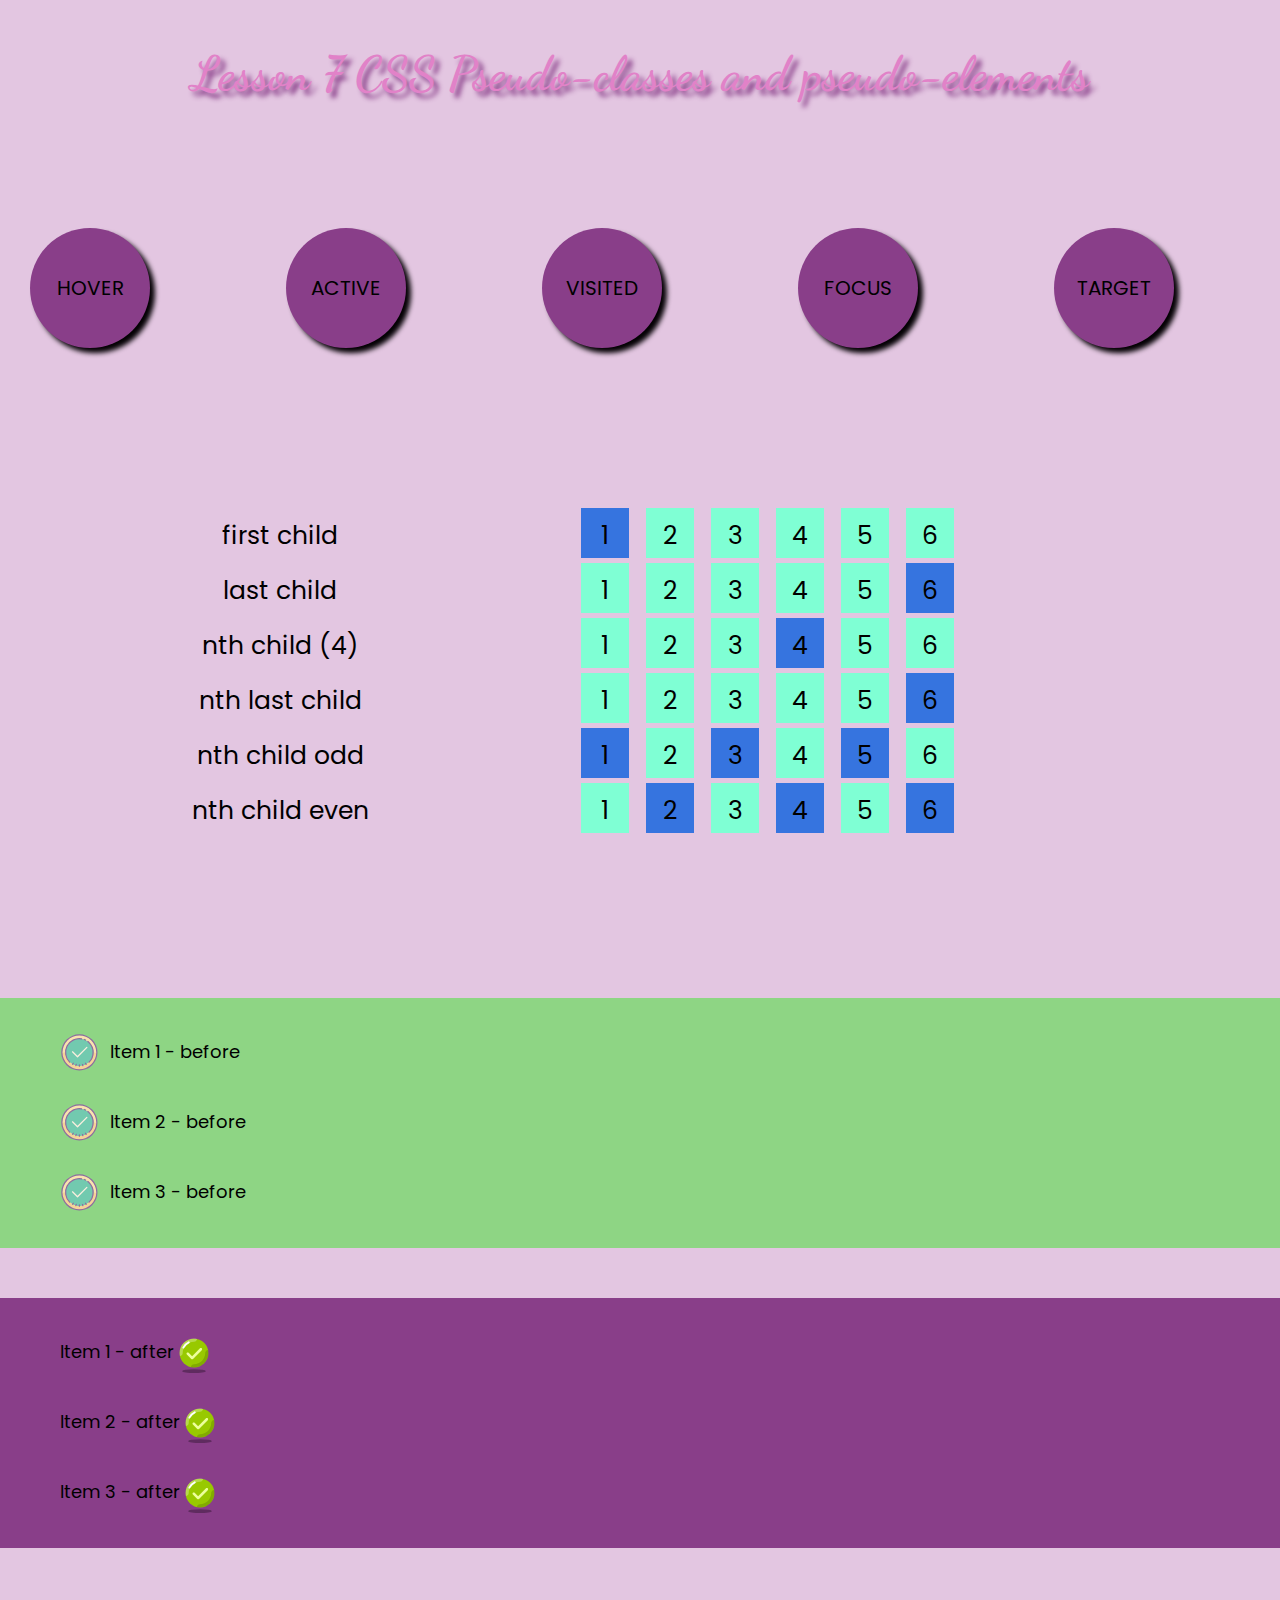
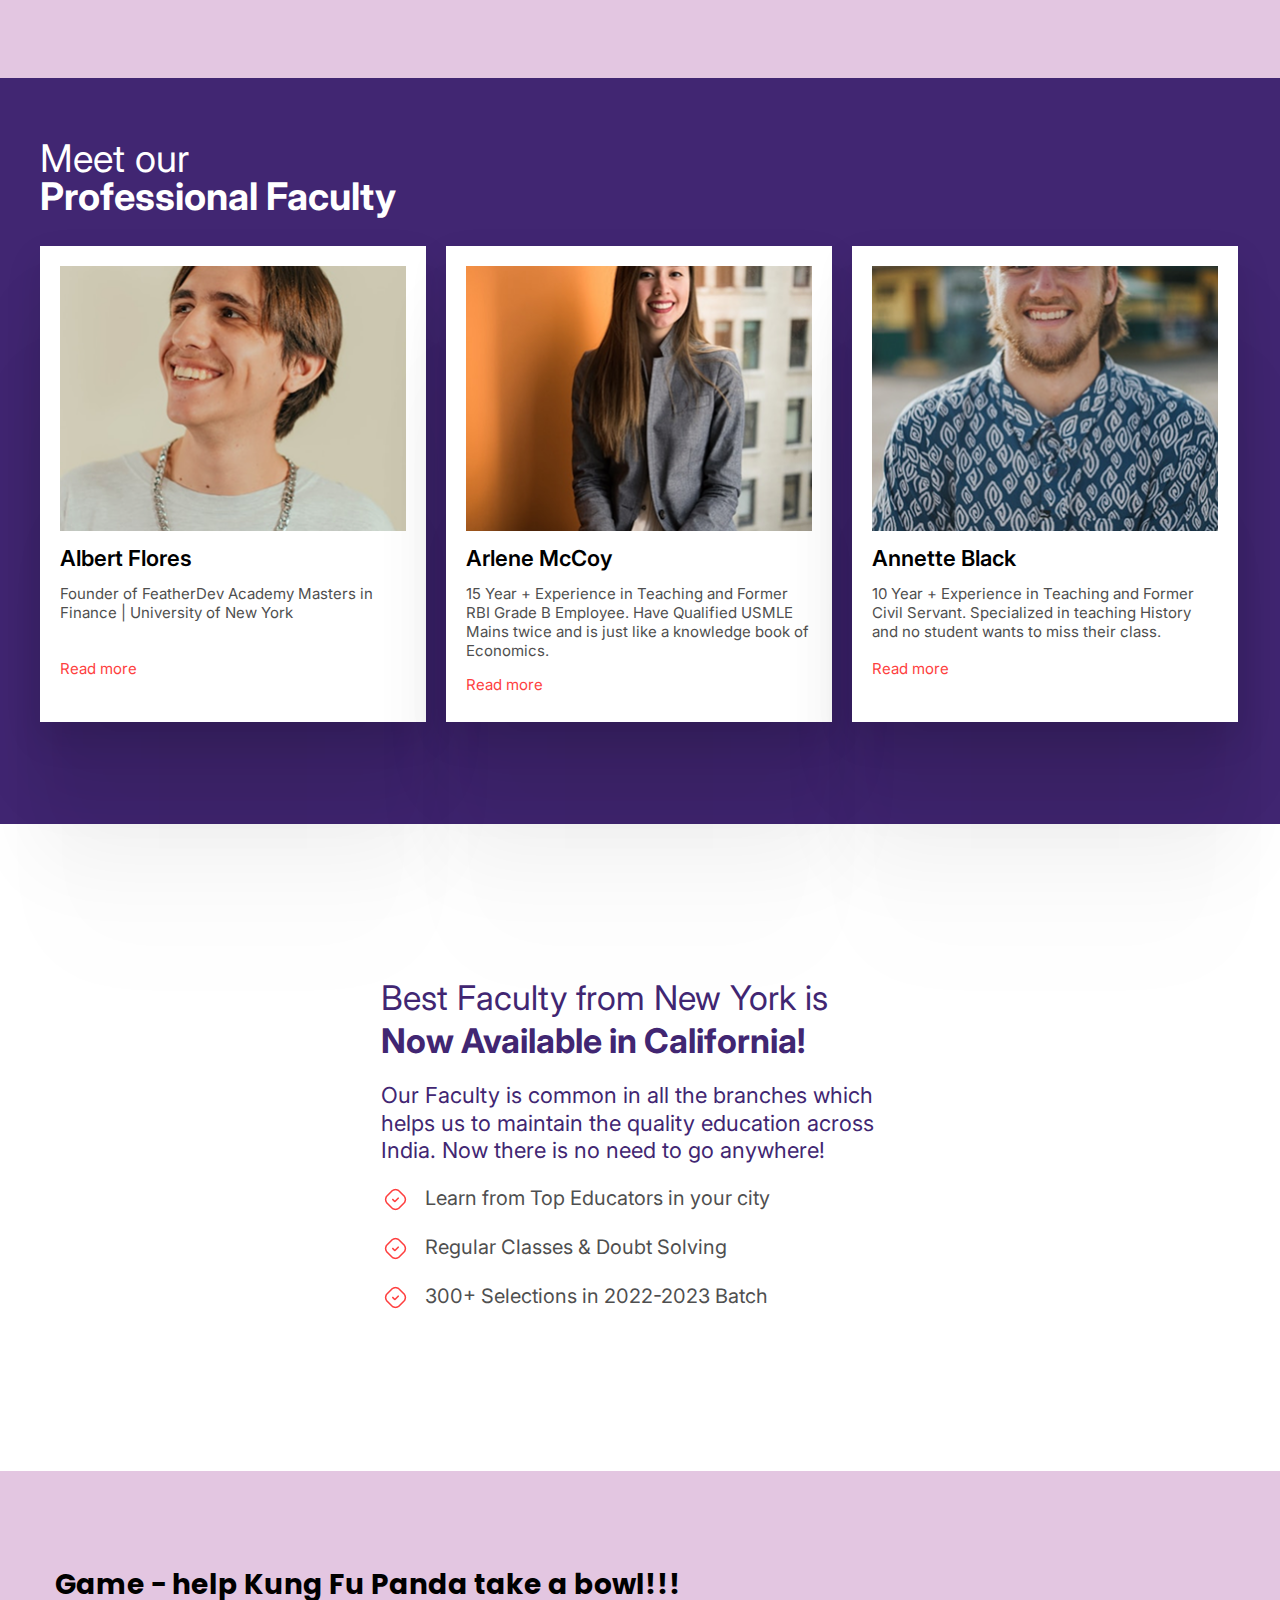
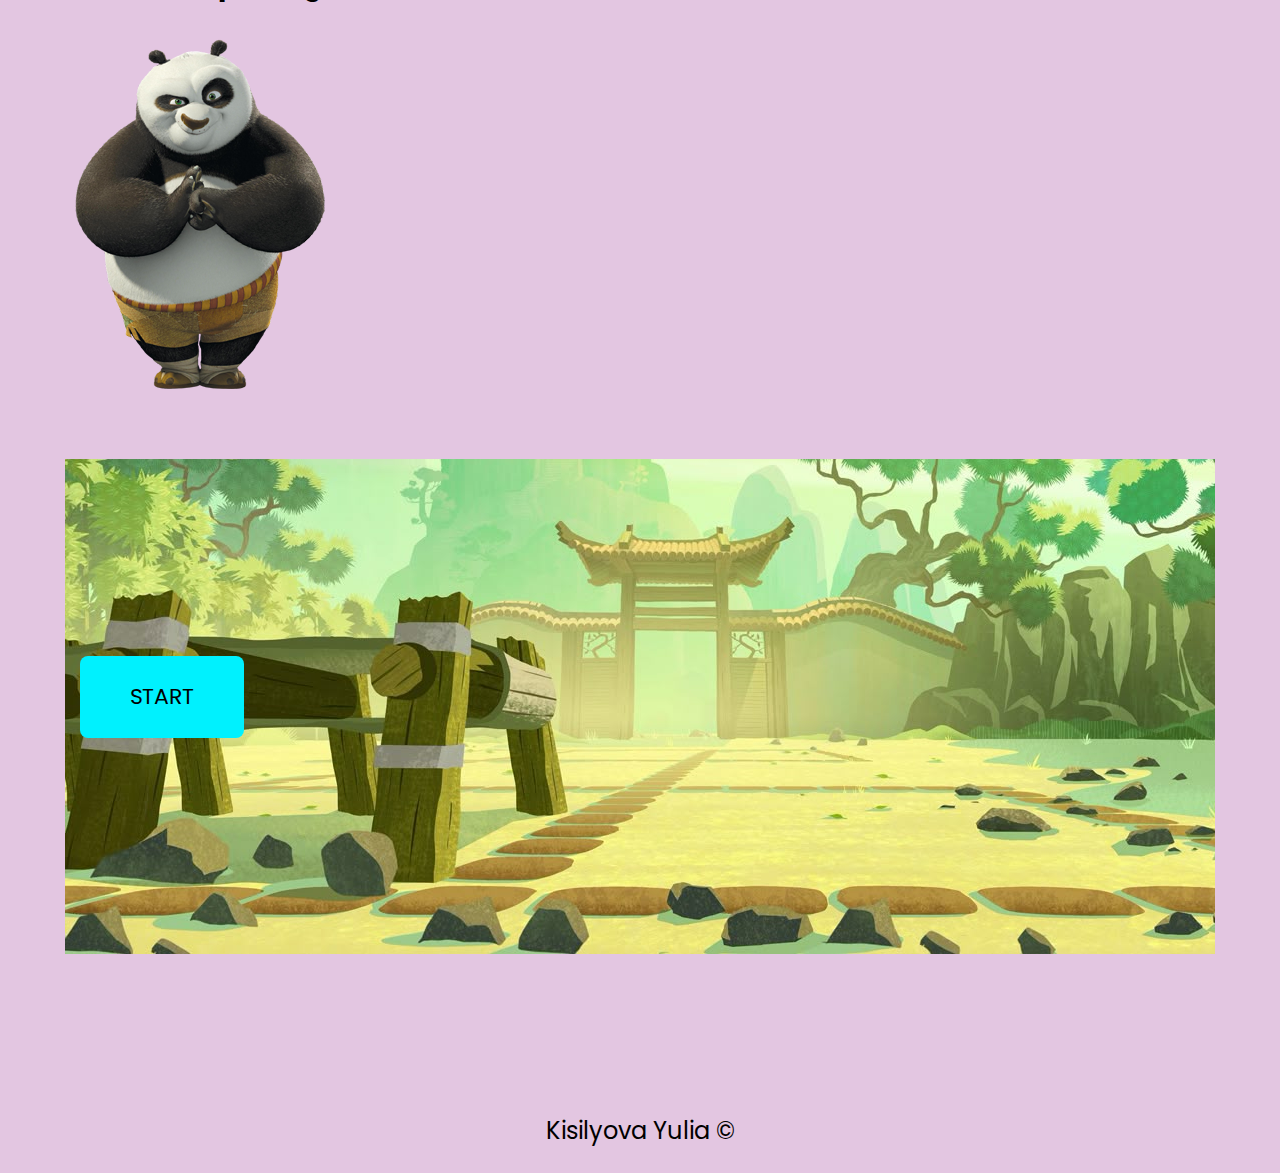
<file: lesson_07/index.html>
<!DOCTYPE html>
<html lang="en">

<head>
  <meta charset="UTF-8" />
  <meta name="viewport" content="width=device-width, initial-scale=1.0" />
  <link href="https://fonts.googleapis.com/css?family=Dancing+Script:regular,700" rel="stylesheet" />
  <link href="https://fonts.googleapis.com/css?family=Poppins:regular,700" rel="stylesheet" />
  <link href="https://fonts.googleapis.com/css?family=Inter:regular,600,700" rel="stylesheet" />
  <link rel="stylesheet" href="css/style.css">
  <title>Lesson 07 DZ</title>
</head>

<body>
  <div class="wrapper">
    <header>
      <div class="header__title-container">
        <h1 class="header__title-text"> Lesson 7 CSS Pseudo-classes and pseudo-elements</h1>
      </div>
    </header>
    <main>
      <div class="lesson__state state">
        <div class="state__block">
          <div class="state__card">
            <div class="state__item-hover">
              <div class="state__item-text">
                <a href="#">HOVER</a>
              </div>
            </div>
          </div>
          <div class="state__card">
            <div class="state__item-active">
              <div class="state__item-text">
                <a href="#">ACTIVE</a>
              </div>
            </div>
          </div>
          <div class="state__card">
            <div class="state__item-visited">
              <div class="state__item-text">
                <a href="https://www.google.com">VISITED</a>
              </div>
            </div>
          </div>
          <div class="state__card">
            <div class="state__item-focus">
              <div class="state__item-text">
                <a href="#target">FOCUS</a>
              </div>
            </div>
          </div>
          <div class="state__card">
            <div class="state__item-target">
              <div class="state__item-text">
                <a href="#target">TARGET</a>
                <div class="target-visible">
                  <div class="target-visible-inner" id="target">Now it is visible</div>
                </div>
              </div>
            </div>
          </div>
        </div>
      </div>
      <div class="lesson__position position">
        <div class="positional__block">
          <div class="first__child">
            <div class="first__child-label label"> first child </div>
            <div class="first__child-square square">
              <ul>
                <li>1</li>
                <li>2</li>
                <li>3</li>
                <li>4</li>
                <li>5</li>
                <li>6</li>
              </ul>
            </div>
          </div>
          <div class="last__child">
            <div class="last__child-label label"> last child </div>
            <div class="last__child-square square">
              <ul>
                <li>1</li>
                <li>2</li>
                <li>3</li>
                <li>4</li>
                <li>5</li>
                <li>6</li>
              </ul>
            </div>
          </div>
          <div class="nth__child">
            <div class="nth__child-label label"> nth child (4)</div>
            <div class="nth__child-square square">
              <ul>
                <li>1</li>
                <li>2</li>
                <li>3</li>
                <li>4</li>
                <li>5</li>
                <li>6</li>
              </ul>
            </div>
          </div>
          <div class="nth__last-child">
            <div class="nth__last-child-label label"> nth last child</div>
            <div class="nth__last-child-square square">
              <ul>
                <li>1</li>
                <li>2</li>
                <li>3</li>
                <li>4</li>
                <li>5</li>
                <li>6</li>
              </ul>
            </div>
          </div>
          <div class="nth__child">
            <div class="nth__child-odd-label label"> nth child odd</div>
            <div class="nth__child-odd-square square">
              <ul>
                <li>1</li>
                <li>2</li>
                <li>3</li>
                <li>4</li>
                <li>5</li>
                <li>6</li>
              </ul>
            </div>
          </div>
          <div class="nth__child">
            <div class="nth__child-even-label label"> nth child even</div>
            <div class="nth__child-even-square square">
              <ul>
                <li>1</li>
                <li>2</li>
                <li>3</li>
                <li>4</li>
                <li>5</li>
                <li>6</li>
              </ul>
            </div>
          </div>
        </div>
      </div>
      <div class="lesson__elements elements">
        <div class="elements__list-before">
          <ul>
            <li>Item 1 - before</li>
            <li>Item 2 - before</li>
            <li>Item 3 - before</li>
          </ul>
        </div>
        <div class="elements__list-after">
          <ul>
            <li>Item 1 - after</li>
            <li>Item 2 - after</li>
            <li>Item 3 - after</li>
          </ul>
        </div>
      </div>
      <div class="meet-block">
        <div class="meet__container">
          <div class="meet__title"> Meet our <span>Professional Faculty </span>
          </div>
          <div class="meet__cards">
            <div class="cards__container">
              <div class="card__item">
                <div class="card__image">
                  <img src="img/image1.png" alt="Albert Flores photo">
                </div>
                <div class="card__title"> Albert Flores </div>
                <div class="card__text"> Founder of FeatherDev Academy Masters in Finance | University of New York </div>
                <div class="card__read"> Read more </div>
              </div>
              <div class="card__item">
                <div class="card__image">
                  <img src="img/image2.png" alt="Arlene McCoy photo">
                </div>
                <div class="card__title"> Arlene McCoy</div>
                <div class="card__text"> 15 Year + Experience in Teaching and Former RBI Grade B Employee. Have Qualified USMLE Mains twice and is just like a knowledge book of Economics. </div>
                <div class="card__read"> Read more </div>
              </div>
              <div class="card__item">
                <div class="card__image">
                  <img src="img/image3.png" alt="Annette Black photo">
                </div>
                <div class="card__title"> Annette Black</div>
                <div class="card__text"> 10 Year + Experience in Teaching and Former Civil Servant. Specialized in teaching History and no student wants to miss their class.</div>
                <div class="card__read"> Read more </div>
              </div>
            </div>
          </div>
        </div>
      </div>
      <div class="faculty-block">
        <div class="faculty__container">
          <div class="faculty__title"> Best Faculty from New York is <span> Now Available in California! </span>
          </div>
          <div class="faculty__text"> Our Faculty is common in all the branches which helps us to maintain the quality education across India. Now there is no need to go anywhere! </div>
          <div class="faculty__list">
            <ul>
              <li>Learn from Top Educators in your city</li>
              <li>Regular Classes & Doubt Solving</li>
              <li>300+ Selections in 2022-2023 Batch</li>
            </ul>
          </div>
        </div>
      </div>
      <div class="game-block">
        <div class="game__container">
          <div class="game__title"> Game - help Kung Fu Panda take a bowl!!! </div>
          <div class="game__img">
            <img src="img/panda_kung_fu.png" alt="kung fu panda">
          </div>
          <div class="game__box">
            <div class="game__zero-step">START </div>
            <div class="game__step-one"> One !!! </div>
            <div class="game__step-two"> Two !!! </div>
            <div class="game__step-three"> Three !!!</div>
            <div class="game__step-four"> Four !!! </div>
            <div class="game__step-five"> Five !!! </div>
            <div class="game__final">
              <img src="img/panda_kung_fu_3.webp" alt="panda kung fu">
            </div>
          </div>
        </div>
      </div>
    </main>
    <footer>
      <div class="footer"> Kisilyova Yulia &#169;</div>
    </footer>
  </div>
</body>

</html>
</file>
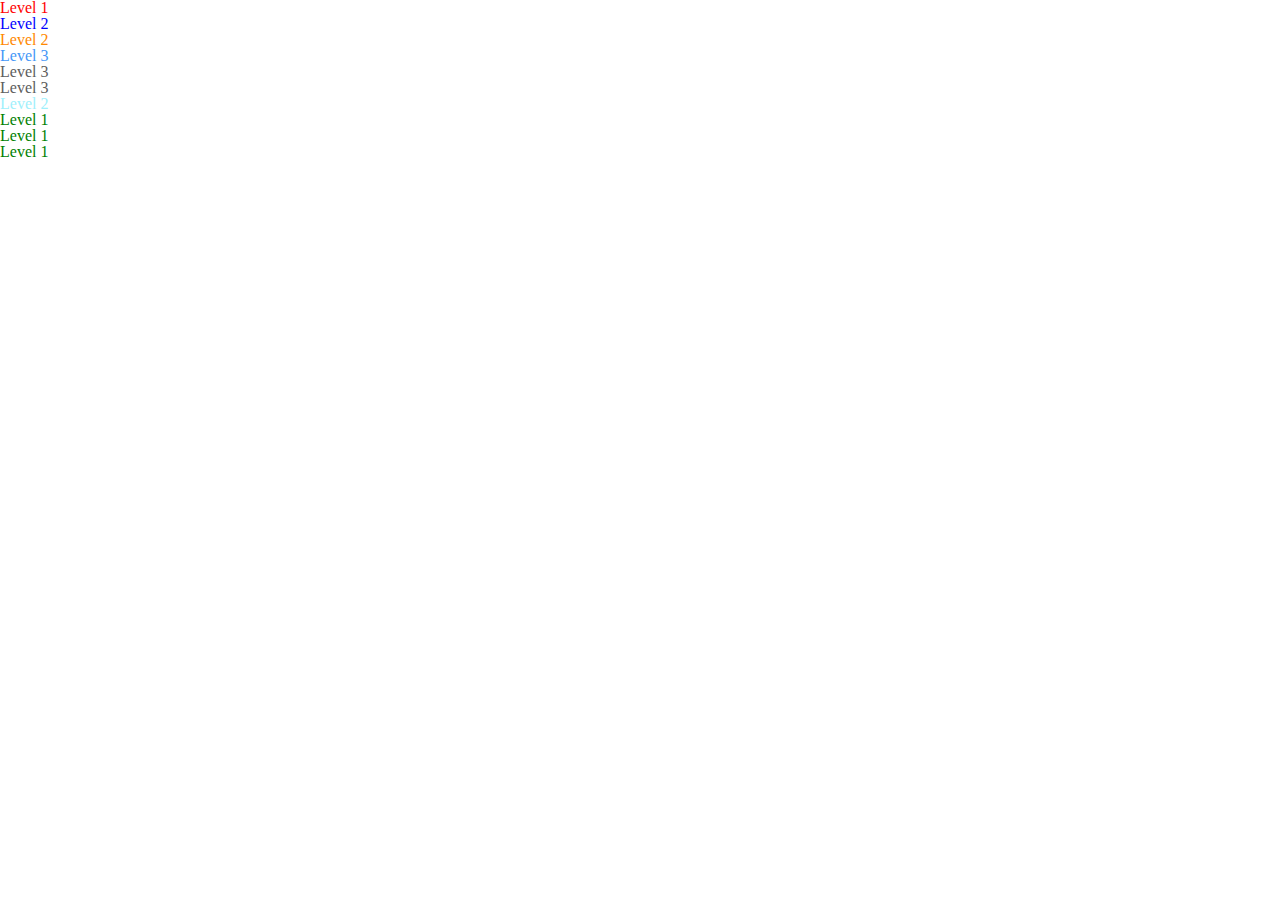
<file: lesson_03/mentor_task.html>
<!DOCTYPE html>
<html lang="en">

<head>
    <meta charset="UTF-8">
    <meta name="viewport" content="width=device-width, initial-scale=1.0">
    <title>Mentor task</title>
    <link rel="stylesheet" href="css/style_mentor.css">
</head>

<body>
    <header>
    </header>
    <main>
        <div class="mentor-task">
            <ul>
                <li> Level 1 <ul>
                        <li>Level 2</li>
                        <li> Level 2 <ol>
                                <li>Level 3</li>
                                <li><span>Level 3</span></li>
                                <li>Level 3</li>
                            </ol>
                        </li>
                        <li><span>Level 2</span></li>
                    </ul>
                </li>
                <li>Level 1 </li>
                <li>Level 1 </li>
                <li>Level 1 </li>
            </ul>
        </div>
    </main>
    <footer>
    </footer>
</body>

</html>
</file>
<file: lesson_03/css/style.css>
@import url("reset.css");

h1,
.page__ending {
    color: rgb(41, 186, 99);
}

[href^="#first"],
.first-part>h2 {
    color: rgb(255, 0, 47);
}

[href^="#second"],
.second-part>h2 {
    color: rgb(255, 0, 187);
}

[href^="#third"],
.third-part>h2 {
    color: rgb(183, 0, 255);
}

[href^="#forth"],
.forth-part>h2 {
    color: rgb(72, 0, 255);
}

[href^="#fifth"],
.fifth-part>h2 {
    color: rgb(0, 170, 255);
}

[href^="#sixth"],
.sixth-part>h2 {
    color: rgb(0, 255, 251);
}

[href^="#seventh"],
.seventh-part>h2 {
    color: rgb(0, 255, 136);
}

[href^="#eighth"],
.eighth-part>h2 {
    color: rgb(17, 255, 0);
}

[href^="#nineth"],
.nineth-part>h2 {
    color: rgb(208, 255, 0);
}

[href^="#tenth"],
.tenth-part>h2 {
    color: rgb(255, 174, 0);
}

.page__introduction-part span {
    color: rgb(148, 127, 255);
}

.page__introduction-part p {
    color: rgb(165, 218, 33);
}

.page__introduction-text~p {
    color: rgb(255, 127, 240);
}

.page__introduction-text+p {
    color: rgb(255, 163, 127);
}

.page__list {
    color: blue;
}

.first-part__text p,
mark {
    color: rgb(0, 149, 255);
}

.first-part__text-text span {
    color: aqua;
}

.second-part__text {
    color: blueviolet;
}

.second-part__text-text~p {
    color: aquamarine;
}

.page__third-part {
    color: blue;
}

.page__third-part mark {
    color: rgb(0, 255, 132);
}

.third-part__text p {
    color: rgb(226, 43, 116);
}

.third-part__text-text+.third-part__text-text {
    color: aquamarine;
}

[class^="forth-part"] {
    color: rgb(195, 255, 0);
}


.forth-part__text-text~.forth-part__text-text {
    color: rgb(127, 255, 249);
}

.fifth-part__text>p>span {
    color: blue;
}

.fifth-part__text>p>span+span {
    color: rgb(0, 255, 149);
}

.fifth-part__text>p>mark {
    color: chocolate;
}

.fifth-part__text>p>mark+mark {
    color: rgb(30, 207, 210);
}

.sixth-part__text p {
    color: rgb(212, 124, 16);
}

.sixth-part__text p+p {
    color: rgb(16, 212, 140);
}

.sixth-part__text p+p+p {
    color: rgb(153, 212, 16);
}

.sixth-part__text p+p+p+p {
    color: rgb(212, 58, 16);
}

.seventh-part__text>p span {
    color: blue;
}

.seventh-part__text>p span+span {
    color: rgb(0, 183, 255);
}

.seventh-part__text>p span+span+span {
    color: rgb(47, 255, 0);
}

.seventh-part__text>p span+span+span+span {
    color: rgb(208, 255, 0);
}

.eighth-part__text p {
    color: rgb(255, 0, 13);
}

.eighth-part__text p~p {
    color: rgb(34, 0, 255);
}

.ninth-part__text p,
.tenth-part__text p {
    color: aqua;
}
</file>
<file: lesson_04/css/style.css>
@import url("reset.css");

@import url("fonts.css");

@import url(https://fonts.googleapis.com/css?family=Bad+Script:regular);
@import url(https://fonts.googleapis.com/css?family=Raleway:300,regular,700);
@import url(https://fonts.googleapis.com/css?family=Zen+Dots:regular);



body {
    font-family: "Raleway", sans-serif;
    font-size: 20px;
    color: #1f372c;
    text-align: justify;
}


.header__header-main {
    font-family: "Pacifico", cursive;
    font-weight: 400;
    font-style: normal;
    font-size: 48px;
    text-align: center;
    color: rgb(89, 186, 215);
    text-shadow: 5px 5px 5px rgb(15, 117, 117);
}

.sign-under {
    font-family: "KoPub Batang", serif;
    font-weight: 400;
    font-style: normal;
    font-size: 18px;
    color: rgb(255, 0, 183);
    text-align: center;
    text-transform: uppercase;
    text-decoration: rgb(128, 4, 0) dotted underline;
}

.first-part__list {
    font-family: "Caveat", cursive;
    font-size: 28px;
    color: rgba(178, 73, 216, 0.853);
    text-align: center;
    text-decoration: rgb(185, 226, 109) wavy underline;

}

.first-part__list>ul>li>ul>li {
    font-family: "Bad Script", cursive;
    font-size: 20px;
    color: rgba(105, 170, 117, 0.688);
    text-decoration: rgb(226, 148, 109) dotted underline
}


.second-part__text-box,
.forth-part__text-box,
.sixth-part__text-box {
    text-align: left;
}

.third-part__text-box,
.fifth-part__text-box {
    text-align: right;
}

.second-part__text>span {
    font-family: "Grenze Gotisch", serif;
    font-weight: 400;
    font-style: normal;
    font-size: 35px;
    color: rgb(0, 140, 255);
    letter-spacing: 5px;
}

.first-part__text>span {
    font-family: "KoPub Batang", serif;
    font-weight: 700;
    font-style: normal;
    font-size: 30px;
    color: rgb(255, 0, 34);
    letter-spacing: 5px;
}

.fifth-part__text {
    word-spacing: 20px;
}

.fifth-part__text>span {
    text-shadow: 10px 10px 10px #56a883;
    color: #44df9a;
    font-family: "KoPub Batang", serif;
    font-weight: 300;
    font-size: 30px;
}

.final__text-box {
    word-spacing: 30px;
}


.eco-bazzar-first__subtitle,
.eco-bazzar-second__subtitle,
.eco-bazzar-third__subtitle {
    font-family: "Poppins", sans-serif;
    font-size: 20px;
    font-style: normal;
    font-weight: 500;
    line-height: 30px;
    color: #1A1A1A;
    text-align: left;
}

.eco-bazzar-second__subtitle {
    font-family: "Segoe Script", sans-serif;
    font-weight: 400;
}

.eco-bazzar-third__subtitle {
    font-family: "Zen Dots", sans-serif;
    font-weight: 400;
}

.eco-bazzar-first__text,
.eco-bazzar-second__text,
.eco-bazzar-third__text {
    font-family: "Poppins", sans-serif;
    font-size: 18px;
    font-style: normal;
    font-weight: 400;
    line-height: 27px;
    color: #808080;
    text-align: left;
}


.eco-bazzar-second__text {
    font-family: "Segoe Script", sans-serif;
}

.eco-bazzar-third__text {
    font-family: "Zen Dots", sans-serif;
}
</file>
<file: lesson_05/css/style.css>
@import url("reset.css");

@import url("fonts.css");

body {
    background-color: #231F8B;
}

.container {
    max-width: 1050px;
    margin: 0 auto;
    padding: 112px 0px;
}

.explore__titles-block {
    margin-bottom: 70px;
}

.explore__above-title,
.item__text {
    font-family: "Montserrat", sans-serif;
    font-size: 14px;
    letter-spacing: 0.2px;
}

.explore__above-title {
    font-weight: 700;
    line-height: 1.71;
    color: #5A54F2;
    margin-bottom: 10px;
}

.item__text {
    font-weight: 400;
    line-height: 1.42;
    color: #737373;
}

.explore__title,
.explore__under-title,
.item__title {
    font-family: "Circular Std", sans-serif;
    font-weight: 700;
    color: #FFF;
}

.explore__title {
    font-size: 36px;
    margin-bottom: 10px;
}

.explore__under-title {
    font-size: 14px;
    font-weight: 400;
    line-height: 1.42;
    letter-spacing: 0.2px;
    max-width: 765px;
}

.item__title {
    font-size: 16px;
    color: #252B42;
    line-height: 1.5;
    letter-spacing: 0.1px;

}

.management-block__container {
    font-size: 0;
    height: 360px;
}

.management-block__item-first,
.management-block__item-second,
.management-block__item-third,
.management-block__item-forth {
    display: inline-block;
    width: 21.90%;
    background-color: #FFF;
    min-height: 288px;
    padding: 35px 40px;
}

.management-block__item-third {
    background-color: #5A54F2;
}

.management-block__item-third div {
    color: #FFF;
}

.item__img-main,
.item__title,
.item__decoration {
    margin-bottom: 20px;
}

.management-block__item-first,
.management-block__item-second,
.management-block__item-third {
    margin-right: 43px;
}

.management-block__item-first,
.management-block__item-third {
    margin: 0px 43px 72px 0px;
}

.management-block__item-second,
.management-block__item-forth {
    vertical-align: bottom;
}
</file>
<file: lesson_06/css/style.css>
@import url("reset.css");


body {
    font-family: 'Montserrat', sans-serif;
}

.wrapper {
    overflow: clip;
    min-height: 100%;
    background-color: rgb(179, 213, 249);

}

.header__title-container {
    margin: 0 auto;
    font-weight: 700;
    font-size: 48px;
    color: rgb(34, 106, 207);
    text-shadow: 5px 5px 5px #5b67a2;
    padding: 50px 50px;
    text-align: center;
}

.lesson__container {
    max-width: 1040px;
    margin: 0 auto;
    font-size: 18px;
}

.lesson__border {
    margin-bottom: 40px;
}

.lesson__border-item {
    display: inline-block;
    max-width: 30%;
    padding: 10px;
    margin: 0px 10px;
    vertical-align: top;
    border: 25px solid rgb(179, 213, 112);
    outline: 3px solid rgb(110, 183, 104);
}

.lesson__border-radius {
    margin-bottom: 70px;
}

.border-radius__block {
    font-size: 20px;
    padding: 30px 40px;
}

.border-radius__block .card {
    display: inline-block;
    width: 20%;
    margin: 0px 15px;
    height: 200px;
    color: azure;
}

.border-radius__item-text {
    text-align: center;
    padding-top: 80px;
}

.border-radius__first-item {
    border-radius: 0% 100% 0% 100% / 44% 51% 49% 56%;
    background: linear-gradient(90deg, rgba(2, 0, 36, 1) 0%, rgba(9, 9, 121, 1) 35%, rgba(0, 212, 255, 1) 100%);
}

.border-radius__second-item {
    border-radius: 50% 50% 0% 100% / 44% 47% 53% 56%;
    background: linear-gradient(90deg, rgba(2, 0, 36, 1) 0%, rgba(9, 113, 121, 0.9752275910364145) 27%, rgba(0, 212, 255, 1) 80%);
    box-shadow: -21px 22px 24px 1px rgba(10, 76, 158, 0.84);
    -webkit-box-shadow: -21px 22px 24px 1px rgba(10, 76, 158, 0.84);
    -moz-box-shadow: -21px 22px 24px 1px rgba(10, 76, 158, 0.84);
}

.border-radius__third-item {
    border-radius: 50% 50% 100% 0% / 46% 47% 53% 54%;
    box-shadow: 13px 11px 24px 1px rgba(10, 76, 158, 0.84);
    -webkit-box-shadow: 13px 11px 24px 1px rgba(10, 76, 158, 0.84);
    -moz-box-shadow: 13px 11px 24px 1px rgba(10, 76, 158, 0.84);
    background: linear-gradient(0deg, rgba(34, 193, 195, 1) 23%, rgba(60, 192, 177, 1) 30%, rgba(201, 188, 80, 1) 68%, rgba(253, 187, 45, 1) 80%, rgba(253, 187, 45, 1) 104%);
}

.border-radius__forth-item {
    border-radius: 100% 0% 100% 0% / 47% 42% 58% 53%;
    background: linear-gradient(0deg, rgba(201, 188, 80, 1) 20%, rgba(215, 205, 139, 1) 31%, rgba(253, 187, 45, 1) 80%, rgba(253, 187, 45, 1) 104%);
}

.lesson__opacity-visibility {
    margin-bottom: 80px;
}

.opacity-visibility__block .card {
    display: inline-block;
    width: 25%;
    min-height: 200px;
    padding: 40px 40px;
    background: linear-gradient(90deg, rgba(2, 0, 36, 1) 0%, rgba(190, 149, 179, 0.9752275910364145) 75%);
    text-align: center;
    border-radius: 10%;
    margin: 30px;
    vertical-align: top;
}

.opacity-visibility__first {
    opacity: 0.25;
}

.opacity-visibility__second {
    opacity: 0.6;
}

.opacity-visibility__third {
    opacity: 0.8;
}

.lesson__list {
    margin-bottom: 50px;
    padding: 10px 40px;
}

.list__block {
    background-color: #405da7ac;
    border-radius: 8px;
    padding: 15px;
}

.list__title {
    font-size: 30px;
    font-weight: 700;
    color: #3b467b;
    margin-bottom: 15px;
}

.list__list li {
    padding-left: 35px;
    margin-bottom: 10px;
    background: url("../img/icon_done.svg") 0 0 / 25px no-repeat;
    min-height: 25px;
    vertical-align: middle;
    color: rgb(238, 44, 173);
}

.lesson__pictures {
    margin-bottom: 70px;
}

.pictures__block {
    padding: 50px 20px;
}

.pictures__block .item {
    display: inline-block;
    width: 28%;
    margin: 0px 20px;
    color: azure;
    font-size: 26px;
    border-radius: 10px;
    box-shadow: 5px 5px 15px #202f78;
}

.picture-first {
    background: url("../img/pic_1.jpg") 0 0 / 200px fixed;
    min-height: 200px;
}

.picture-second {
    background: url("../img/pic_2.jpg") 0 0 / 200px scroll;
    min-height: 200px;
}

.picture-third {
    background: url("../img/icon_coffee.png") repeat 0 0 / 60px;
    min-height: 200px;
}

.eco-bazar__container {
    font-family: "Poppins", sans-serif;
    background-color: rgb(255, 255, 255);
}

.eco-bazar__description-block {
    max-width: 648px;
    margin: 0 auto;
    padding: 70px 0px;
    font-size: 14px;
    color: #808080;
    line-height: 1.5;
}

.eco-bazar__title {
    font-weight: 500;
    font-size: 32px;
    line-height: 1.18;
    letter-spacing: -0.96px;
    background: url("../img/icon_logo.svg") 0 0 / 38px no-repeat;
    min-height: 38px;
    padding-left: 48px;
    color: #002603;
    margin-bottom: 50px;
}

.eco-bazar__description-text,
.eco-bazar__list-items {
    margin-bottom: 20px;
}

.eco-bazar__list-items li {
    background: url("../img/icon_check.png") 0 0 / 20px no-repeat;
    min-height: 20px;
    padding-left: 28px;
    margin-bottom: 14px;

}

.hydra__container {
    background-color: #302C42;
    padding: 90px 0px;
    color: #FFF;
}

.hydra__contacts {
    max-width: 1272px;
    margin: 0 auto 90px;
}

.contacts__block {
    border-radius: 90px;
    background: radial-gradient(50% 53.89%, rgba(58, 52, 86, 0.949) 0%, #211E2E 100%);
    box-shadow: 0px 4px 4px 0px rgba(192, 183, 232, 0.01);
    height: 167px;
    font-size: 0;
    padding: 26px 80px 24.5px 0px;
}

.contacts__wrapper {
    width: 33.33%;
    display: inline-block;
    padding-left: 30px;
}

.contacts__sign {
    font-size: 24px;
    font-weight: 700;
    padding: 27px 0px 10px 0px;
}

.contacts__text {
    font-size: 14px;
    font-weight: 400;
}

.card-contacts {
    height: 116.5px;
    border-right: 1px solid rgba(192, 183, 232, 0.33);
}

.contacts__card-first {
    background: url("../img/location_icon.svg") center left / 59px no-repeat;
    padding: 10px 5px 10px 55px;
}

.contacts__card-second {
    background: url("../img/phone-call.svg") center left / 59px no-repeat;
    padding: 10px 66px 10px 88px;
}

.contacts__card-third {
    background: url("../img/mail.svg") center left / 59px no-repeat;
    border-right: 0px;
    padding: 10px 0px 10px 88px;
}

.hydra__about {
    max-width: 1440px;
    margin: 0 auto;
    padding: 0px 84px;
    font-size: 0px;
    background: url("../img/vector_1.svg") 0 5px no-repeat, url("../img/vector_2.svg") 0 300px no-repeat;
    height: 600px;
}

.about__image-block,
.about__text-block {
    display: inline-block;
    width: 50%;
    vertical-align: top;
}

.about__image-block {
    padding-right: 54px;
    max-width: 546px;
}

.about__text-block {
    padding: 58px 0px 5px 54px;
}

.about__image-block img {
    border-radius: 240px 100px;
    box-shadow: 0px 4px 4px 0px rgba(0, 0, 0, 0.25);
}



.about__sign,
.about__under-sign {
    font-size: 36px;
    font-weight: 700;
    text-transform: uppercase;
}


.about__sign {
    padding-bottom: 5px;
}


.about__under-sign {
    font-weight: 300;
    padding-bottom: 42px;
    color: rgba(255, 255, 255, 0.95);
}

.about__text {
    font-size: 16px;
    font-weight: 400;
    padding-bottom: 28px;
    line-height: 1.5;
}

.about__button {
    border-radius: 40px;
    background: linear-gradient(90deg, #8176AF 0%, #C0B7E8 100%);
    max-width: 214px;
    height: 48px;
    color: #343045;
    font-size: 12px;
    font-weight: 700;
    padding: 17px 47px 16px 39px;
    cursor: pointer;
}

.footer {
    padding: 30px 0px;
    font-size: 24px;
    text-align: center;
}
</file>
<file: lesson_07/css/style.css>
@import url("reset.css");


body {
    font-family: "Poppins", sans-serif;
}

.wrapper {
    overflow: clip;
    min-height: 100%;
    background-color: rgb(227, 198, 225);

}

.header__title-container {
    margin: 0 auto;
    font-family: "Dancing Script", sans-serif;
    font-weight: 700;
    font-size: 48px;
    color: rgb(225, 130, 200);
    text-shadow: 5px 5px 5px #893e89;
    padding: 50px 50px;
    text-align: center;
}

.lesson__state,
.lesson__elements {
    max-width: 1440px;
    margin: 0 auto;
    padding: 80px 0px;
    font-size: 0;
}

.state__block {
    margin: 0 auto;
}

.state__card {
    width: 20%;
    display: inline-block;
}

.state__card>div {
    margin: 0px 30px;
    width: 120px;
    height: 120px;
    border-radius: 50%;
    display: inline-block;
    vertical-align: top;
    font-size: 20px;
    text-align: center;
    background: #893e89;
    box-shadow: 5px 5px 5px #040104;
}

.state__item-text {
    margin-top: 45px;
}

.state__item-text a {
    border: 5px solid rgba(0, 0, 0, 0);
}

.state__card:hover .state__item-hover {
    background: #8ed584;
}

.state__card:active .state__item-active {
    background: #b6d2d6;
    color: rgb(26, 217, 217);
}

.state__item-visited a:visited {
    color: rgb(217, 26, 87);
}

.state__item-focus a:focus-visible {
    border: 5px #8ed584 dotted;
    color: aqua;
}

.target-visible-inner {
    visibility: hidden;
    margin-top: 70px;
    height: 50px;
    width: 150px;
    background-color: #8ed584;
}

.target-visible-inner:target {
    visibility: visible;
}

.lesson__position {
    max-width: 1200px;
    margin: 0 auto;
    padding: 80px 0px;
    font-size: 0;
}

.positional__block {
    font-size: 25px;
}

.label,
.square {
    width: 40%;
    display: inline-block;
    vertical-align: top;
    text-align: center;
}

.label {
    padding: 15px 0px;
}

.lesson__position ul li {
    width: 10%;
    display: inline-block;
    margin: 0px 5px;
    padding-top: 15px;
    height: 50px;
    background-color: aquamarine;
}

.first__child-square ul li:first-child {
    background-color: rgb(54, 116, 223);
}

.last__child-square ul li:last-child {
    background-color: rgb(54, 116, 223);
}

.nth__child-square ul li:nth-child(4) {
    background-color: rgb(54, 116, 223);
}

.nth__last-child-square ul li:last-child {
    background-color: rgb(54, 116, 223);
}

.nth__child-odd-square ul li:nth-child(odd) {
    background-color: rgb(54, 116, 223);
}

.nth__child-even-square ul li:nth-child(even) {
    background-color: rgb(54, 116, 223);
}


.lesson__elements {
    font-size: 18px;
}

.elements__list-before,
.elements__list-after {
    margin-bottom: 50px;
    padding: 20px 30px;
    background-color: #8ed584;
}

.elements__list-after {
    background-color: #893e89;
}

.lesson__elements li {
    padding: 15px 30px;
}

.elements__list-before li::before,
.elements__list-after li::after {
    content: "";
    background: url("../img/icons8-check-mark_before.svg") 0 0 / 40px no-repeat;
    height: 40px;
    width: 40px;
    margin-right: 10px;
    display: inline-block;
    vertical-align: middle;
}

.elements__list-after li::after {
    background: url("../img/icons8-check-mark_after.svg") 0 0 / 40px no-repeat;
}

.meet-block {
    font-family: 'Inter', sans-serif;
    background: #412672;
    padding: 61px 0px 102px 0px;
}

.meet__container {
    max-width: 1230px;
    padding: 0px 15px;
    margin: 0 auto;
}

.meet__title {
    font-size: 38px;
    font-weight: 400;
    color: #FFF;
    margin-bottom: 31px;
}

.meet__title span {
    font-weight: 700;
    display: block;
}


.meet__cards {}

.cards__container {
    font-size: 0;
}

.card__item {
    max-width: 386px;
    min-height: 476px;
    padding: 20px;
    background: #FFF;
    display: inline-block;
    vertical-align: top;
    box-shadow: 0px 384px 108px 0px rgba(0, 0, 0, 0.00), 0px 246px 98px 0px rgba(0, 0, 0, 0.01), 0px 138px 83px 0px rgba(0, 0, 0, 0.05), 0px 62px 62px 0px rgba(0, 0, 0, 0.09), 0px 15px 34px 0px rgba(0, 0, 0, 0.10);
}

.card__item:hover {
    background: #FFBE48;
}

.cards__container .card__item:nth-child(1) {
    margin: 0px 10px 0px 0px;
}

.cards__container .card__item:nth-child(2) {
    margin: 0px 10px 0px 10px;
}

.cards__container .card__item:nth-child(3) {
    margin: 0px 0px 0px 10px;
}

.card__image,
.card__title,
.card__text {
    padding-bottom: 16px;
}

.card__title {
    font-size: 22px;
    font-weight: 600;
}

.card__text {
    color: #4F4F4F;
    font-size: 15px;
    line-height: 1.26;
    min-height: 76px;

}

.card__read {
    color: #FE3F3F;
    font-size: 15px;
}

.faculty-block {
    font-family: 'Inter', sans-serif;
    background: #FFF;
    padding: 153px 0px 139px 0px;
    color: #412672;
}

.faculty__container {
    margin: 0 auto;
    padding: 0px 15px;
    max-width: 548px;
    line-height: 1.25;
}

.faculty__title {
    font-size: 34px;
    padding-bottom: 20px;
}

.faculty__title span {
    font-weight: 700;
}

.faculty__text {
    padding-bottom: 20px;
    font-size: 22px;

}

.faculty__list li {
    color: #4F4F4F;
    font-size: 20px;
    padding-bottom: 20px;
}

.faculty__list li::before {
    content: "";
    background: url("../img/icon.png") 0 0 / 29px no-repeat;
    height: 29px;
    width: 29px;
    margin-right: 15px;
    display: inline-block;
    vertical-align: middle;
}

.game-block {
    padding: 80px 0px;
}

.game__container {
    margin: 0 auto;
    padding: 0px 15px;
    max-width: 1200px;
}

.game__title {
    padding: 20px 0px;
    font-size: 28px;
    font-weight: 700;
}

.game__img {
    padding: 20px;
}

.game__box {
    margin: 50px 10px;
    padding: 150px 15px;
    min-height: 400px;
    font-size: 0;
    background: url("../img/background_panda.jpg") 0px -218px no-repeat;
}

.game__box div {
    display: inline-block;
}

.first {
    min-width: 100px;
}

.game__zero-step {
    background-color: #00f1fe;
    padding: 30px 50px;
    border-radius: 8px;
    min-width: 100px;
    text-align: center;
    font-size: 22px;
}

[class*="game__step"] {
    visibility: hidden;
    font-size: 18px;
    background-color: #fe0303;
    width: 150px;
    height: 30px;
    padding: 10px 20px;
    text-align: center;
}

.game__final {
    height: 200px;
    width: 200px;
    visibility: hidden;
}

.game__zero-step:hover {
    background-color: #3eb52f;
    box-shadow: 0px 384px 108px 0px rgba(0, 0, 0, 0.00), 0px 246px 98px 0px rgba(0, 0, 0, 0.01), 0px 138px 83px 0px rgba(0, 0, 0, 0.05), 0px 62px 62px 0px rgba(0, 0, 0, 0.09), 0px 15px 34px 0px rgba(0, 0, 0, 0.10);
}

.game__box>*:hover+*,
.game__box>*:hover {
    visibility: visible;
}

.footer {
    padding: 30px 0px;
    font-size: 24px;
    text-align: center;
}
</file>
<file: lesson_03/css/style_mentor.css>
@import url("reset.css");

ul li {
    color: red;
}

li~li {
    color: green;
}

ul>li>ul>li {
    color: blue;
}

ul>li>ul>li+li {
    color: rgb(255, 136, 0);
}

ul>li>ul>li>ol>li {
    color: #4597f7;
}

ul>li>ul>li>ol>li+li {
    color: #5d5d5d;
}

ul>li>ul>li>span {
    color: #a0f0fc;
}
</file>
